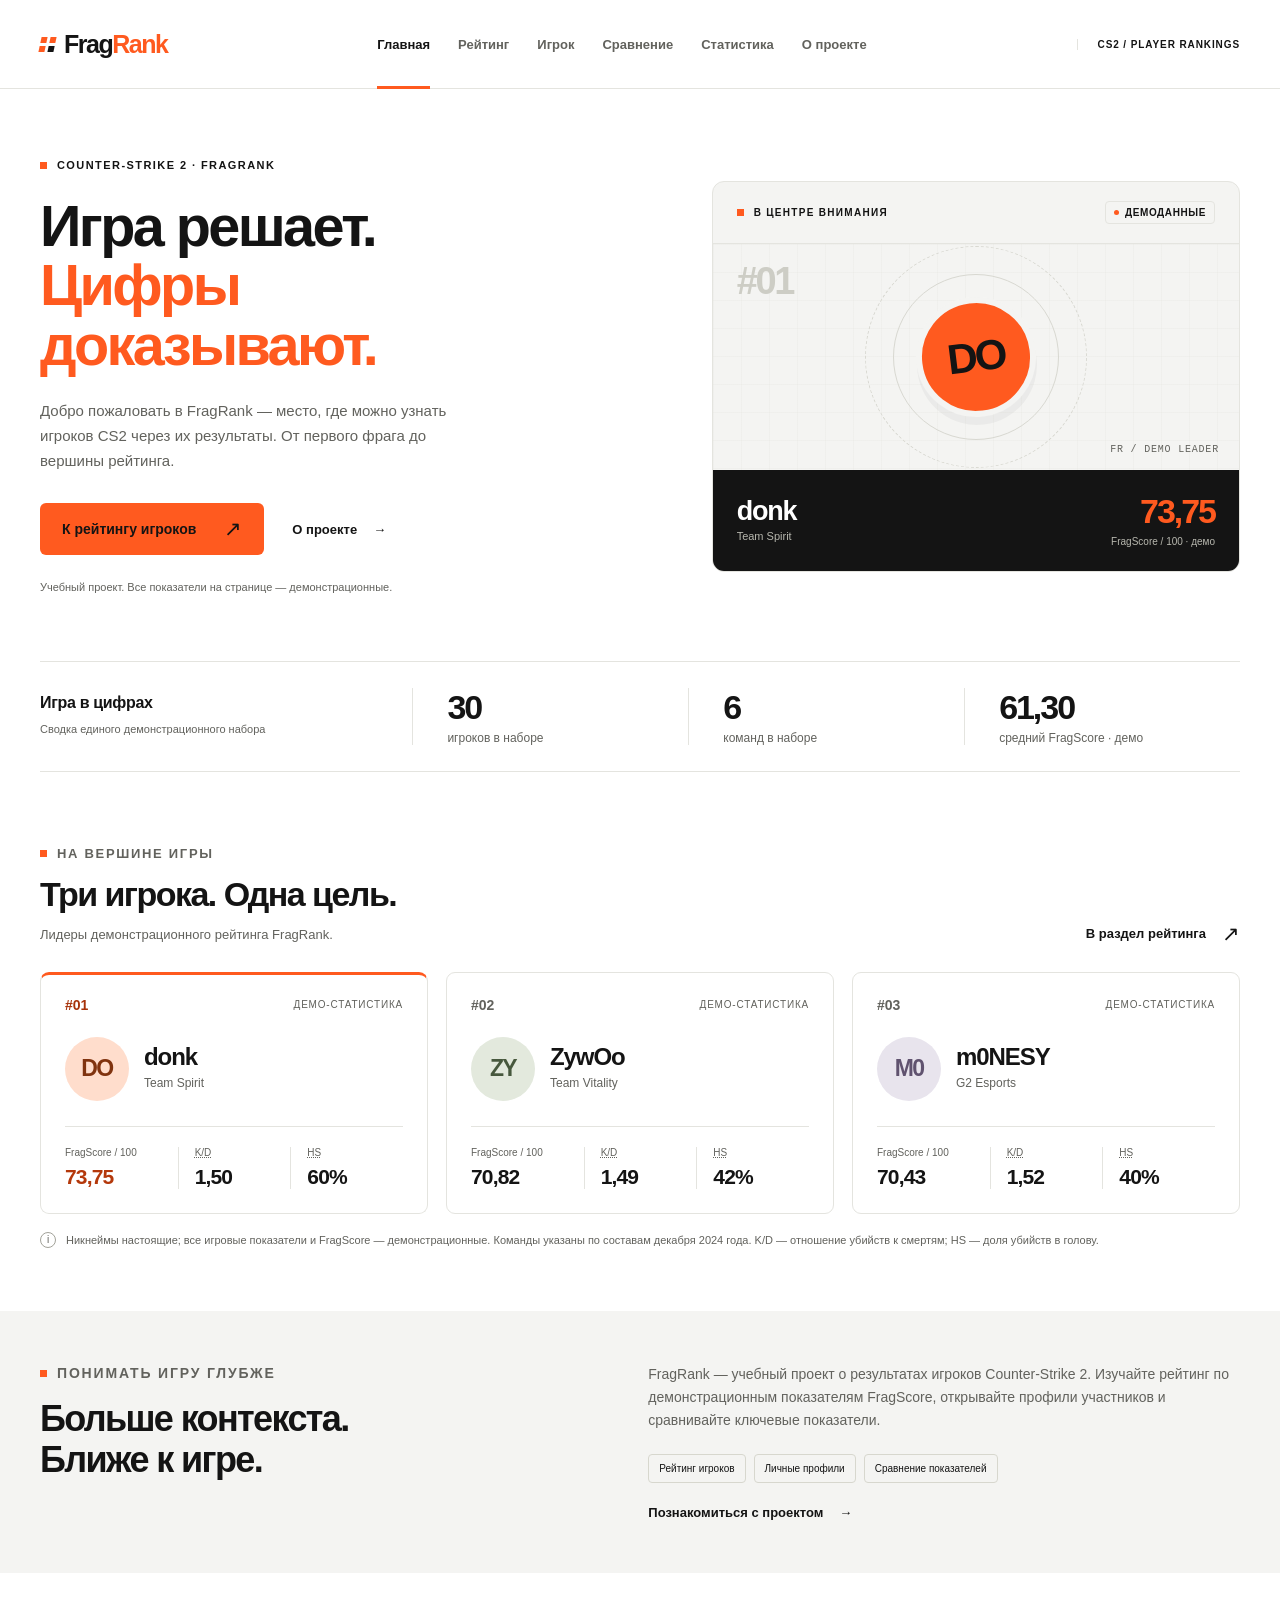
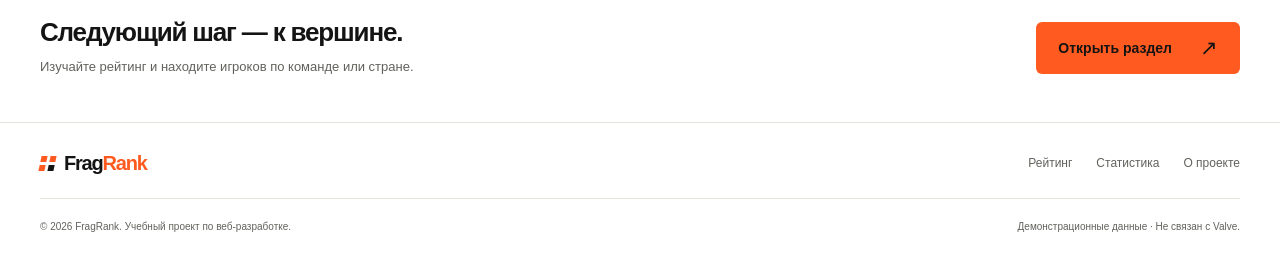
<file: index.html>
<!DOCTYPE html>
<html lang="ru">
<head>
  <meta charset="UTF-8">
  <meta name="viewport" content="width=device-width, initial-scale=1.0">
  <meta name="description" content="FragRank — учебный портал рейтинга игроков Counter-Strike 2. Знакомьтесь с проектом и демонстрационной статистикой игроков.">
  <meta name="theme-color" content="#FFFFFF">
  <title>FragRank — рейтинг игроков Counter-Strike 2</title>
  <link rel="icon" href="favicon.svg" type="image/svg+xml">
  <link rel="stylesheet" href="css/styles.css">
  <script src="js/main.js" defer></script>
  <script src="js/home.js" type="module"></script>
</head>
<body>
  <a class="skip-link" href="#main-content">Перейти к содержимому</a>
  <header class="site-header">
    <div class="container header-inner">
      <a class="logo" href="index.html" aria-label="FragRank — главная">
        <span class="logo-mark" aria-hidden="true"><i></i><i></i><i></i><i></i></span>
        <span>Frag<span>Rank</span></span>
      </a>
      <button class="menu-toggle" type="button" aria-controls="primary-navigation" aria-expanded="false" aria-label="Открыть меню" hidden>
        <span>Меню</span><span class="menu-icon" aria-hidden="true"></span>
      </button>
      <nav class="site-nav" id="primary-navigation" aria-label="Основная навигация">
        <ul class="nav-list">
          <li><a href="index.html" aria-current="page">Главная</a></li>
          <li><a href="ranking.html">Рейтинг</a></li>
          <li><a href="player.html">Игрок</a></li>
          <li><a href="compare.html">Сравнение</a></li>
          <li><a href="stats.html">Статистика</a></li>
          <li><a href="about.html">О проекте</a></li>
        </ul>
      </nav>
      <span class="header-label">CS2 / PLAYER RANKINGS</span>
    </div>
  </header>

  <main id="main-content" tabindex="-1">
    <section class="container hero" aria-labelledby="hero-title">
      <div class="hero-copy">
        <p class="eyebrow">Counter-Strike 2 · FragRank</p>
        <h1 id="hero-title">Игра решает.<br><span>Цифры<br>доказывают.</span></h1>
        <p class="hero-description">Добро пожаловать в FragRank — место, где можно узнать игроков CS2 через их результаты. От первого фрага до вершины рейтинга.</p>
        <div class="hero-actions">
          <a class="button" href="ranking.html">К рейтингу игроков <span class="arrow" aria-hidden="true">↗</span></a>
          <a class="text-link" href="about.html">О проекте <span aria-hidden="true">→</span></a>
        </div>
        <p class="hero-note">Учебный проект. Все показатели на странице — демонстрационные.</p>
      </div>
      <article class="spotlight" aria-labelledby="leader-name" aria-describedby="leader-demo">
        <div class="spotlight-top">
          <p class="eyebrow">В центре внимания</p>
          <span class="demo-badge" id="leader-demo">Демоданные</span>
        </div>
        <div class="spotlight-visual" aria-hidden="true">
          <span class="spotlight-number">#01</span>
          <div class="avatar avatar--hero" data-leader-avatar>FR</div>
          <span class="spotlight-label">FR / DEMO LEADER</span>
        </div>
        <div class="spotlight-bottom">
          <div>
            <h2 id="leader-name" data-leader-name>Лидер рейтинга</h2>
            <p data-leader-team>Демонстрационная статистика</p>
          </div>
          <div class="spotlight-rating">
            <strong data-leader-rating>—</strong>
            <span>FragScore / 100 · демо</span>
          </div>
        </div>
      </article>
    </section>

    <section class="container summary" aria-labelledby="summary-title">
      <div class="summary-intro">
        <h2 id="summary-title">Игра в цифрах</h2>
        <p>Сводка единого демонстрационного набора</p>
      </div>
      <div class="summary-item"><strong data-total="players">—</strong><span>игроков в наборе</span></div>
      <div class="summary-item"><strong data-total="teams">—</strong><span>команд в наборе</span></div>
      <div class="summary-item"><strong data-total="averageFragScore">—</strong><span>средний FragScore · демо</span></div>
    </section>

    <section class="container leaders" aria-labelledby="leaders-title">
      <div class="section-heading">
        <div>
          <p class="eyebrow">На вершине игры</p>
          <h2 id="leaders-title">Три игрока. Одна цель.</h2>
          <p>Лидеры демонстрационного рейтинга FragRank.</p>
        </div>
        <a class="text-link" href="ranking.html">В раздел рейтинга <span class="arrow" aria-hidden="true">↗</span></a>
      </div>
      <div class="player-grid" id="top-players"></div>
      <noscript><p class="muted">Для отображения игроков и сводки из общего набора данных включите JavaScript.</p></noscript>
      <p class="demo-note"><span aria-hidden="true">i</span>Никнеймы настоящие; все игровые показатели и FragScore — демонстрационные. Команды указаны по составам декабря 2024 года. K/D — отношение убийств к смертям; HS — доля убийств в голову.</p>
    </section>

    <section class="about-strip" aria-labelledby="service-title">
      <div class="container about-layout">
        <div>
          <p class="eyebrow">Понимать игру глубже</p>
          <h2 id="service-title">Больше контекста.<br>Ближе к игре.</h2>
        </div>
        <div>
          <p>FragRank — учебный проект о результатах игроков Counter-Strike 2. Изучайте рейтинг по демонстрационным показателям FragScore, открывайте профили участников и сравнивайте ключевые показатели.</p>
          <div class="feature-tags" aria-label="Возможности FragRank"><span>Рейтинг игроков</span><span>Личные профили</span><span>Сравнение показателей</span></div>
          <a class="text-link" href="about.html">Познакомиться с проектом <span aria-hidden="true">→</span></a>
        </div>
      </div>
    </section>

    <section class="container cta" aria-labelledby="cta-title">
      <div><h2 id="cta-title">Следующий шаг — к вершине.</h2><p>Изучайте рейтинг и находите игроков по команде или стране.</p></div>
      <a class="button" href="ranking.html">Открыть раздел <span class="arrow" aria-hidden="true">↗</span></a>
    </section>
  </main>

  <footer class="site-footer">
    <div class="container">
      <div class="footer-top">
        <a class="logo" href="index.html" aria-label="FragRank — главная"><span class="logo-mark" aria-hidden="true"><i></i><i></i><i></i><i></i></span><span>Frag<span>Rank</span></span></a>
        <nav class="footer-nav" aria-label="Навигация в подвале"><a href="ranking.html">Рейтинг</a><a href="stats.html">Статистика</a><a href="about.html">О проекте</a></nav>
      </div>
      <div class="footer-bottom"><p>© 2026 FragRank. Учебный проект по веб-разработке.</p><p>Демонстрационные данные · Не связан с Valve.</p></div>
    </div>
  </footer>

  <template id="player-card-template">
    <article class="player-card">
      <div class="player-card-top"><span class="rank">#<span data-rank></span></span><span class="card-label">Демо-статистика</span></div>
      <div class="player-identity"><div class="avatar" data-avatar aria-hidden="true"></div><div><h3><a class="player-profile-link" data-player-link></a></h3><p data-team></p></div></div>
      <dl class="player-metrics">
        <div><dt>FragScore / 100</dt><dd data-rating></dd></div>
        <div><dt><abbr title="Отношение убийств к смертям">K/D</abbr></dt><dd data-kd></dd></div>
        <div><dt><abbr title="Доля убийств в голову">HS</abbr></dt><dd data-hs></dd></div>
      </dl>
    </article>
  </template>
</body>
</html>
</file>
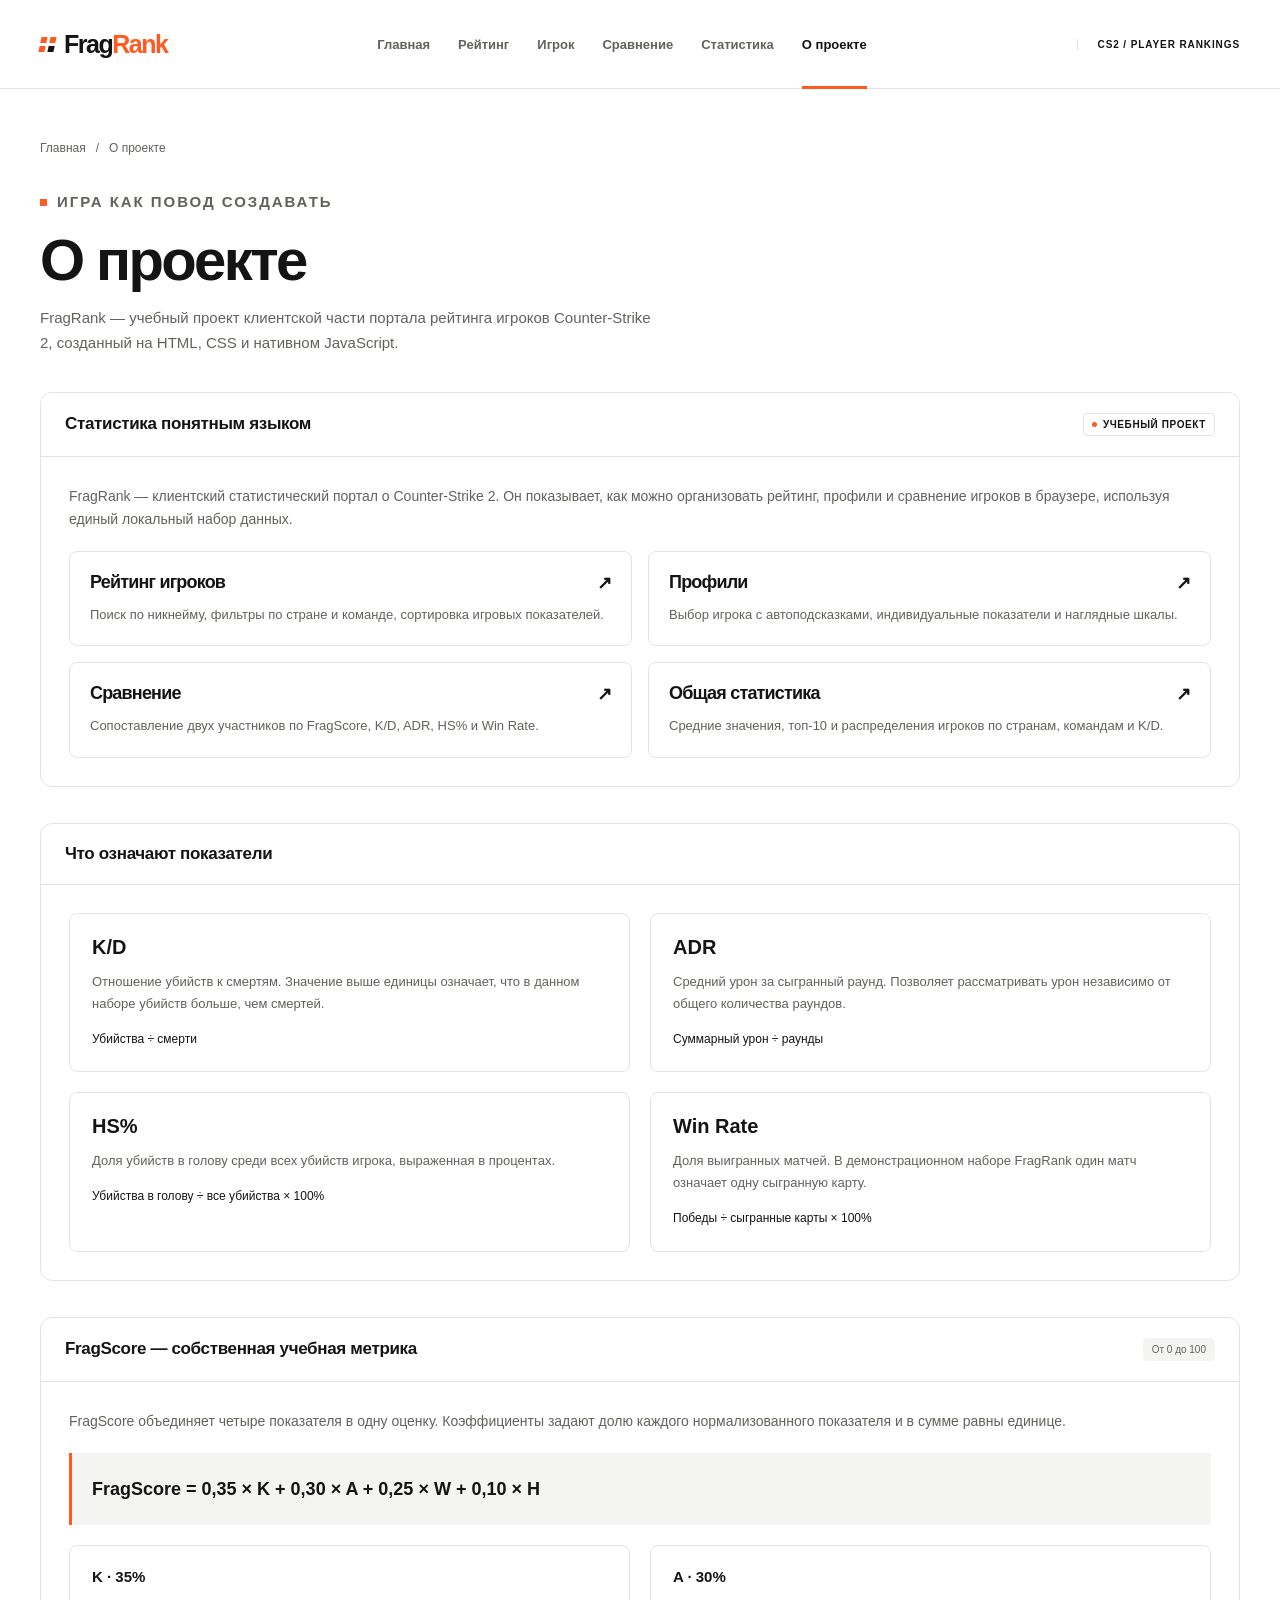
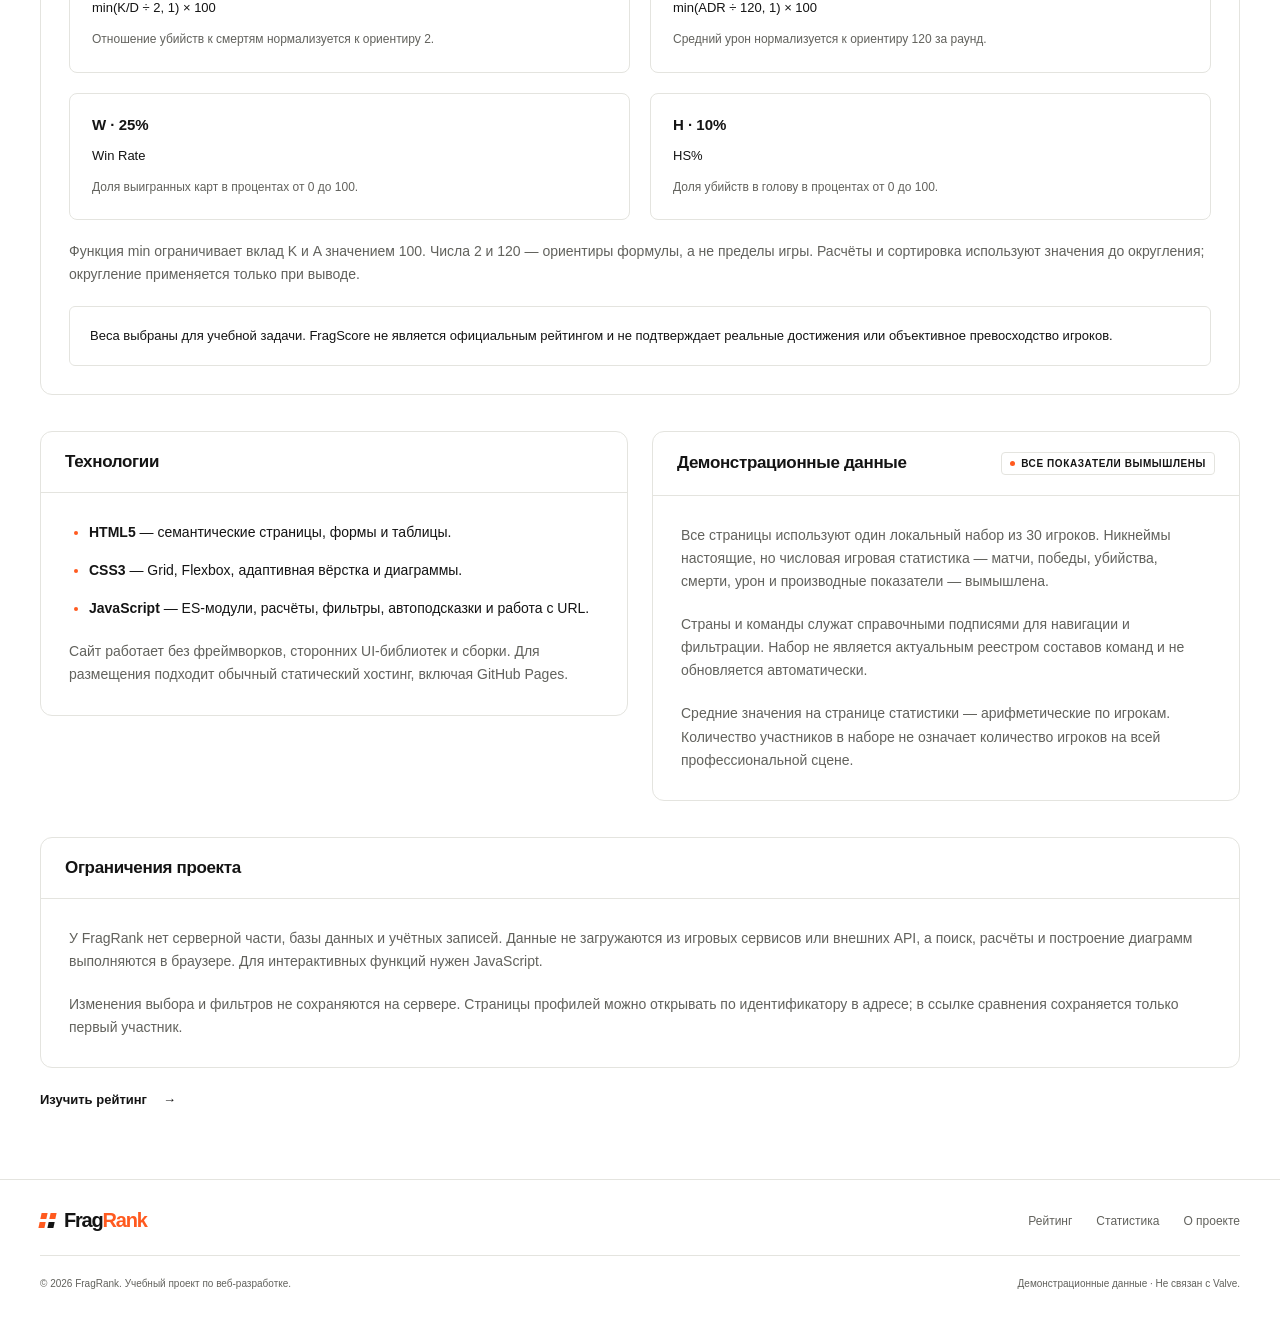
<file: about.html>
<!DOCTYPE html>
<html lang="ru">
<head>
  <meta charset="UTF-8">
  <meta name="viewport" content="width=device-width, initial-scale=1.0">
  <meta name="description" content="FragRank — учебный проект клиентской части портала рейтинга игроков Counter-Strike 2, созданный на HTML, CSS и нативном JavaScript.">
  <meta name="theme-color" content="#FFFFFF">
  <title>О проекте — FragRank</title>
  <link rel="icon" href="favicon.svg" type="image/svg+xml">
  <link rel="stylesheet" href="css/styles.css">
  <script src="js/main.js" defer></script>
</head>
<body>
  <a class="skip-link" href="#main-content">Перейти к содержимому</a>
  <header class="site-header">
    <div class="container header-inner">
      <a class="logo" href="index.html" aria-label="FragRank — главная">
        <span class="logo-mark" aria-hidden="true"><i></i><i></i><i></i><i></i></span>
        <span>Frag<span>Rank</span></span>
      </a>
      <button class="menu-toggle" type="button" aria-controls="primary-navigation" aria-expanded="false" aria-label="Открыть меню" hidden>
        <span>Меню</span><span class="menu-icon" aria-hidden="true"></span>
      </button>
      <nav class="site-nav" id="primary-navigation" aria-label="Основная навигация">
        <ul class="nav-list">
          <li><a href="index.html">Главная</a></li>
          <li><a href="ranking.html">Рейтинг</a></li>
          <li><a href="player.html">Игрок</a></li>
          <li><a href="compare.html">Сравнение</a></li>
          <li><a href="stats.html">Статистика</a></li>
          <li><a href="about.html" aria-current="page">О проекте</a></li>
        </ul>
      </nav>
      <span class="header-label">CS2 / PLAYER RANKINGS</span>
    </div>
  </header>

  <main class="container inner-main" id="main-content" tabindex="-1">
    <nav class="breadcrumbs" aria-label="Хлебные крошки"><a href="index.html">Главная</a><span aria-hidden="true">/</span><span aria-current="page">О проекте</span></nav>
    <div class="page-heading">
      <p class="eyebrow">Игра как повод создавать</p>
      <h1>О проекте</h1>
      <p>FragRank — учебный проект клиентской части портала рейтинга игроков Counter-Strike 2, созданный на HTML, CSS и нативном JavaScript.</p>
    </div>
    <section class="workspace" id="about-workspace" aria-labelledby="workspace-title">
      <div class="workspace-header"><h2 id="workspace-title">Статистика понятным языком</h2><span class="demo-badge">Учебный проект</span></div>
      <div class="about-content">
        <p>FragRank — клиентский статистический портал о Counter-Strike 2. Он показывает, как можно организовать рейтинг, профили и сравнение игроков в браузере, используя единый локальный набор данных.</p>
        <div class="about-features">
          <a href="ranking.html"><h3>Рейтинг игроков <span aria-hidden="true">↗</span></h3><p>Поиск по никнейму, фильтры по стране и команде, сортировка игровых показателей.</p></a>
          <a href="player.html"><h3>Профили <span aria-hidden="true">↗</span></h3><p>Выбор игрока с автоподсказками, индивидуальные показатели и наглядные шкалы.</p></a>
          <a href="compare.html"><h3>Сравнение <span aria-hidden="true">↗</span></h3><p>Сопоставление двух участников по FragScore, K/D, ADR, HS% и Win Rate.</p></a>
          <a href="stats.html"><h3>Общая статистика <span aria-hidden="true">↗</span></h3><p>Средние значения, топ-10 и распределения игроков по странам, командам и K/D.</p></a>
        </div>
      </div>
    </section>

    <section class="workspace" aria-labelledby="about-metrics-title">
      <div class="workspace-header"><h2 id="about-metrics-title">Что означают показатели</h2></div>
      <dl class="about-metrics">
        <div><dt>K/D</dt><dd>Отношение убийств к смертям. Значение выше единицы означает, что в данном наборе убийств больше, чем смертей.<span class="about-definition">Убийства ÷ смерти</span></dd></div>
        <div><dt>ADR</dt><dd>Средний урон за сыгранный раунд. Позволяет рассматривать урон независимо от общего количества раундов.<span class="about-definition">Суммарный урон ÷ раунды</span></dd></div>
        <div><dt>HS%</dt><dd>Доля убийств в голову среди всех убийств игрока, выраженная в процентах.<span class="about-definition">Убийства в голову ÷ все убийства × 100%</span></dd></div>
        <div><dt>Win Rate</dt><dd>Доля выигранных матчей. В демонстрационном наборе FragRank один матч означает одну сыгранную карту.<span class="about-definition">Победы ÷ сыгранные карты × 100%</span></dd></div>
      </dl>
    </section>

    <section class="workspace" aria-labelledby="about-fragscore-title">
      <div class="workspace-header"><h2 id="about-fragscore-title">FragScore — собственная учебная метрика</h2><span class="status-label">От 0 до 100</span></div>
      <div class="about-content">
        <p>FragScore объединяет четыре показателя в одну оценку. Коэффициенты задают долю каждого нормализованного показателя и в сумме равны единице.</p>
        <p class="about-formula">FragScore = <span>0,35 × K</span> + <span>0,30 × A</span> + <span>0,25 × W</span> + <span>0,10 × H</span></p>
        <dl class="about-weights">
          <div><dt>K · 35%</dt><dd>min(K/D ÷ 2, 1) × 100<span>Отношение убийств к смертям нормализуется к ориентиру 2.</span></dd></div>
          <div><dt>A · 30%</dt><dd>min(ADR ÷ 120, 1) × 100<span>Средний урон нормализуется к ориентиру 120 за раунд.</span></dd></div>
          <div><dt>W · 25%</dt><dd>Win Rate<span>Доля выигранных карт в процентах от 0 до 100.</span></dd></div>
          <div><dt>H · 10%</dt><dd>HS%<span>Доля убийств в голову в процентах от 0 до 100.</span></dd></div>
        </dl>
        <p>Функция min ограничивает вклад K и A значением 100. Числа 2 и 120 — ориентиры формулы, а не пределы игры. Расчёты и сортировка используют значения до округления; округление применяется только при выводе.</p>
        <p class="about-notice">Веса выбраны для учебной задачи. FragScore не является официальным рейтингом и не подтверждает реальные достижения или объективное превосходство игроков.</p>
      </div>
    </section>

    <div class="about-columns">
      <section class="workspace" aria-labelledby="about-tech-title">
        <div class="workspace-header"><h2 id="about-tech-title">Технологии</h2></div>
        <div class="about-content"><ul class="about-list"><li><strong>HTML5</strong> — семантические страницы, формы и таблицы.</li><li><strong>CSS3</strong> — Grid, Flexbox, адаптивная вёрстка и диаграммы.</li><li><strong>JavaScript</strong> — ES-модули, расчёты, фильтры, автоподсказки и работа с URL.</li></ul><p>Сайт работает без фреймворков, сторонних UI-библиотек и сборки. Для размещения подходит обычный статический хостинг, включая GitHub Pages.</p></div>
      </section>
      <section class="workspace" aria-labelledby="about-data-title">
        <div class="workspace-header"><h2 id="about-data-title">Демонстрационные данные</h2><span class="demo-badge">Все показатели вымышлены</span></div>
        <div class="about-content"><p>Все страницы используют один локальный набор из 30 игроков. Никнеймы настоящие, но числовая игровая статистика — матчи, победы, убийства, смерти, урон и производные показатели — вымышлена.</p><p>Страны и команды служат справочными подписями для навигации и фильтрации. Набор не является актуальным реестром составов команд и не обновляется автоматически.</p><p>Средние значения на странице статистики — арифметические по игрокам. Количество участников в наборе не означает количество игроков на всей профессиональной сцене.</p></div>
      </section>
    </div>

    <section class="workspace" aria-labelledby="about-limits-title">
      <div class="workspace-header"><h2 id="about-limits-title">Ограничения проекта</h2></div>
      <div class="about-content"><p>У FragRank нет серверной части, базы данных и учётных записей. Данные не загружаются из игровых сервисов или внешних API, а поиск, расчёты и построение диаграмм выполняются в браузере. Для интерактивных функций нужен JavaScript.</p><p>Изменения выбора и фильтров не сохраняются на сервере. Страницы профилей можно открывать по идентификатору в адресе; в ссылке сравнения сохраняется только первый участник.</p></div>
    </section>
    <div class="next-step"><a class="text-link" href="ranking.html">Изучить рейтинг <span aria-hidden="true">→</span></a></div>
  </main>

  <footer class="site-footer">
    <div class="container">
      <div class="footer-top">
        <a class="logo" href="index.html" aria-label="FragRank — главная"><span class="logo-mark" aria-hidden="true"><i></i><i></i><i></i><i></i></span><span>Frag<span>Rank</span></span></a>
        <nav class="footer-nav" aria-label="Навигация в подвале"><a href="ranking.html">Рейтинг</a><a href="stats.html">Статистика</a><a href="about.html">О проекте</a></nav>
      </div>
      <div class="footer-bottom"><p>© 2026 FragRank. Учебный проект по веб-разработке.</p><p>Демонстрационные данные · Не связан с Valve.</p></div>
    </div>
  </footer>
</body>
</html>
</file>
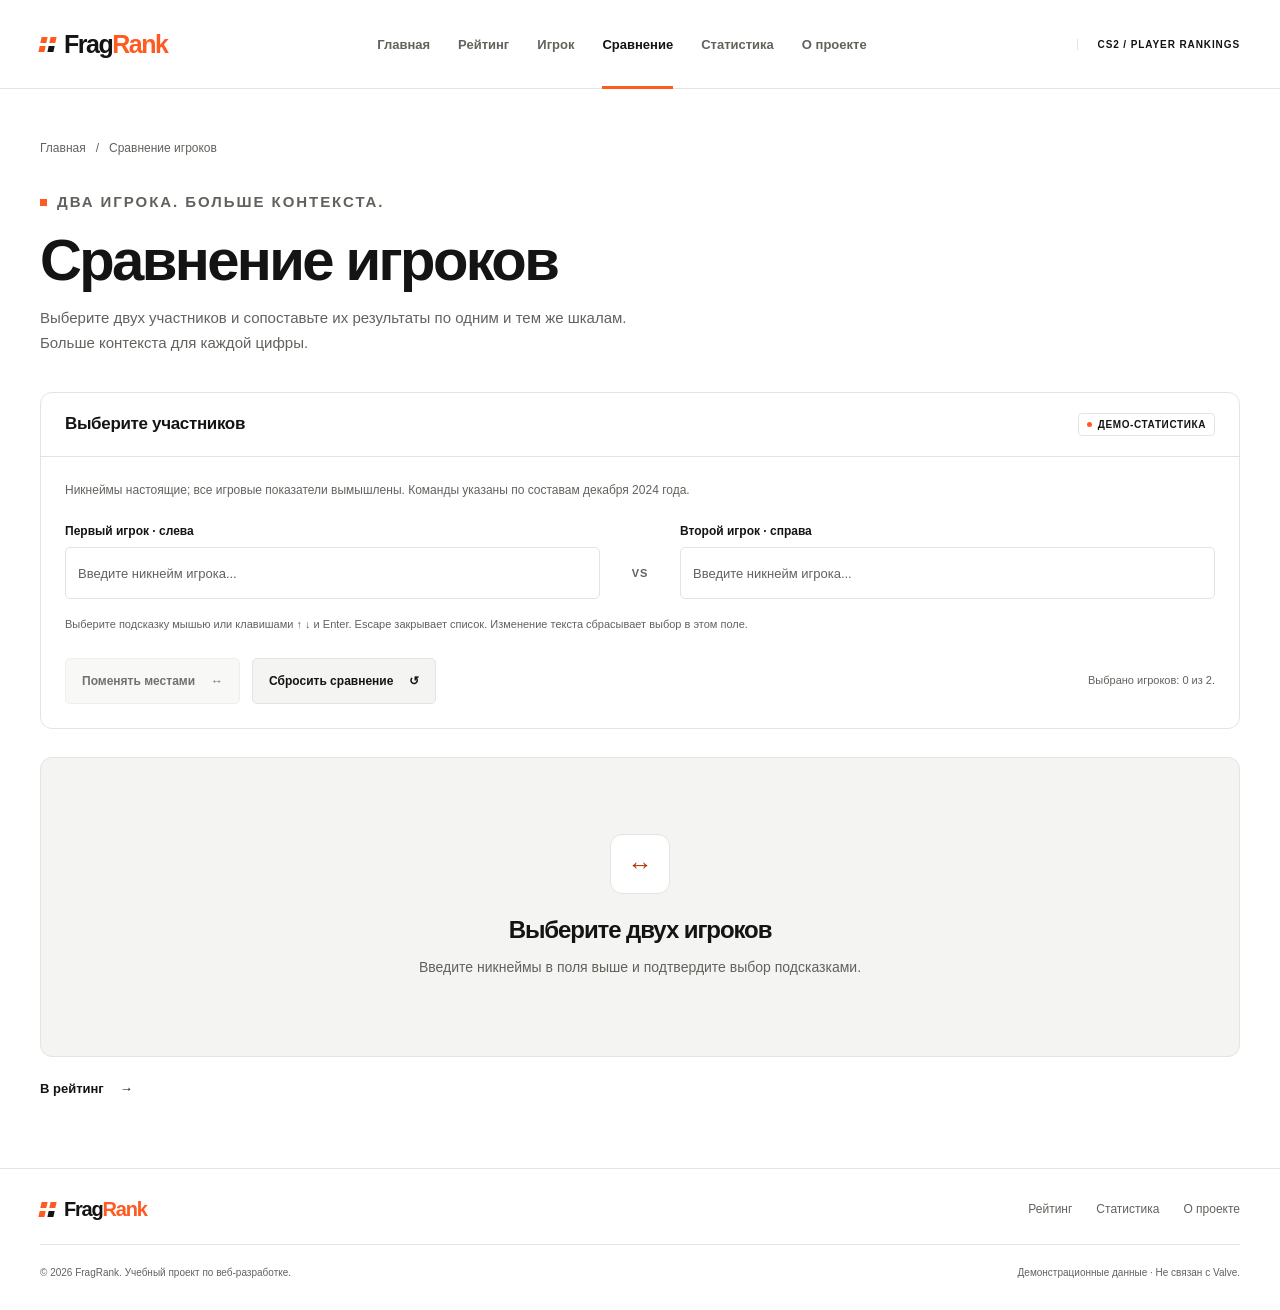
<file: compare.html>
<!DOCTYPE html>
<html lang="ru">
<head>
  <meta charset="UTF-8">
  <meta name="viewport" content="width=device-width, initial-scale=1.0">
  <meta name="description" content="Сравнение двух игроков CS2: FragScore, K/D, ADR, HS% и Win Rate на общих шкалах. Все игровые показатели демонстрационные.">
  <meta name="theme-color" content="#FFFFFF">
  <title>Сравнение игроков — FragRank</title>
  <link rel="icon" href="favicon.svg" type="image/svg+xml">
  <link rel="stylesheet" href="css/styles.css">
  <script src="js/main.js" defer></script>
  <script src="js/compare.js" type="module"></script>
</head>
<body>
  <a class="skip-link" href="#main-content">Перейти к содержимому</a>
  <header class="site-header">
    <div class="container header-inner">
      <a class="logo" href="index.html" aria-label="FragRank — главная">
        <span class="logo-mark" aria-hidden="true"><i></i><i></i><i></i><i></i></span>
        <span>Frag<span>Rank</span></span>
      </a>
      <button class="menu-toggle" type="button" aria-controls="primary-navigation" aria-expanded="false" aria-label="Открыть меню" hidden>
        <span>Меню</span><span class="menu-icon" aria-hidden="true"></span>
      </button>
      <nav class="site-nav" id="primary-navigation" aria-label="Основная навигация">
        <ul class="nav-list">
          <li><a href="index.html">Главная</a></li>
          <li><a href="ranking.html">Рейтинг</a></li>
          <li><a href="player.html">Игрок</a></li>
          <li><a href="compare.html" aria-current="page">Сравнение</a></li>
          <li><a href="stats.html">Статистика</a></li>
          <li><a href="about.html">О проекте</a></li>
        </ul>
      </nav>
      <span class="header-label">CS2 / PLAYER RANKINGS</span>
    </div>
  </header>

  <main class="container inner-main" id="main-content" tabindex="-1">
    <nav class="breadcrumbs" aria-label="Хлебные крошки"><a href="index.html">Главная</a><span aria-hidden="true">/</span><span aria-current="page">Сравнение игроков</span></nav>
    <div class="page-heading">
      <p class="eyebrow">Два игрока. Больше контекста.</p>
      <h1>Сравнение игроков</h1>
      <p>Выберите двух участников и сопоставьте их результаты по одним и тем же шкалам. Больше контекста для каждой цифры.</p>
    </div>
    <p class="profile-fallback" id="compare-fallback">Для сравнения требуется JavaScript. <a class="text-link" href="ranking.html">Перейти в рейтинг <span aria-hidden="true">→</span></a></p>
    <div id="compare-interface" hidden>
      <section class="workspace" id="compare-workspace" aria-labelledby="workspace-title">
        <div class="workspace-header"><h2 id="workspace-title">Выберите участников</h2><span class="demo-badge">Демо-статистика</span></div>
        <div class="compare-picker-content">
          <p>Никнеймы настоящие; все игровые показатели вымышлены. Команды указаны по составам декабря 2024 года.</p>
          <div class="compare-selectors">
            <div class="filter-field"><label for="compare-left-search">Первый игрок · слева</label>
              <div class="player-autocomplete" id="compare-left-field">
                <input id="compare-left-search" type="text" role="combobox" placeholder="Введите никнейм игрока..." autocomplete="off" autocapitalize="none" spellcheck="false" maxlength="100" aria-autocomplete="list" aria-expanded="false" aria-controls="compare-left-options" aria-describedby="compare-search-help compare-notice">
                <div class="player-search-popup" hidden><ul id="compare-left-options" class="player-suggestions" role="listbox" aria-label="Первый игрок: подсказки"></ul><p class="player-search-empty" hidden>Игроки не найдены</p></div>
              </div>
              <p class="visually-hidden" id="compare-left-status" role="status" aria-live="polite" aria-atomic="true"></p>
            </div>
            <span class="compare-versus" aria-hidden="true">VS</span>
            <div class="filter-field"><label for="compare-right-search">Второй игрок · справа</label>
              <div class="player-autocomplete" id="compare-right-field">
                <input id="compare-right-search" type="text" role="combobox" placeholder="Введите никнейм игрока..." autocomplete="off" autocapitalize="none" spellcheck="false" maxlength="100" aria-autocomplete="list" aria-expanded="false" aria-controls="compare-right-options" aria-describedby="compare-search-help compare-notice">
                <div class="player-search-popup" hidden><ul id="compare-right-options" class="player-suggestions" role="listbox" aria-label="Второй игрок: подсказки"></ul><p class="player-search-empty" hidden>Игроки не найдены</p></div>
              </div>
              <p class="visually-hidden" id="compare-right-status" role="status" aria-live="polite" aria-atomic="true"></p>
            </div>
          </div>
          <p class="compare-search-help" id="compare-search-help">Выберите подсказку мышью или клавишами ↑ ↓ и Enter. Escape закрывает список. Изменение текста сбрасывает выбор в этом поле.</p>
          <p class="compare-notice" id="compare-notice" role="alert" hidden></p>
          <div class="compare-controls"><button class="reset-button" id="swap-players" type="button" disabled>Поменять местами <span aria-hidden="true">↔</span></button><button class="reset-button" id="reset-comparison" type="button">Сбросить сравнение <span aria-hidden="true">↺</span></button><p id="compare-status" role="status" aria-live="polite" aria-atomic="true"></p></div>
        </div>
      </section>

      <div class="compare-players" id="compare-players" hidden>
        <article class="compare-player-card" data-player-side="left" aria-label="Первый игрок">
          <p class="card-label">Первый игрок · слева</p><div data-identity hidden><div class="compare-player-identity"><span class="avatar" data-avatar aria-hidden="true"></span><h2><a class="player-profile-link" data-profile-link></a></h2></div><dl class="compare-player-meta"><div><dt>Команда</dt><dd data-team></dd></div><div><dt>Страна</dt><dd data-country></dd></div><div><dt>Место в FragRank</dt><dd data-position></dd></div></dl></div><p class="compare-player-placeholder" data-placeholder>Игрок не выбран</p>
        </article>
        <article class="compare-player-card" data-player-side="right" aria-label="Второй игрок">
          <p class="card-label">Второй игрок · справа</p><div data-identity hidden><div class="compare-player-identity"><span class="avatar" data-avatar aria-hidden="true"></span><h2><a class="player-profile-link" data-profile-link></a></h2></div><dl class="compare-player-meta"><div><dt>Команда</dt><dd data-team></dd></div><div><dt>Страна</dt><dd data-country></dd></div><div><dt>Место в FragRank</dt><dd data-position></dd></div></dl></div><p class="compare-player-placeholder" data-placeholder>Игрок не выбран</p>
        </article>
      </div>

      <div class="empty-state compare-empty" id="compare-empty"><span class="empty-symbol" aria-hidden="true">↔</span><h2 id="compare-empty-title">Выберите двух игроков</h2><p id="compare-empty-description">Введите никнеймы в поля выше и подтвердите выбор подсказками.</p></div>

      <div id="compare-results" hidden>
        <section class="workspace" aria-labelledby="compare-metrics-title">
          <div class="workspace-header"><h2 id="compare-metrics-title">Пять показателей. Два взгляда.</h2><span class="demo-badge">Демонстрационные данные</span></div>
          <div class="compare-chart-heading"><span data-side-name="left"></span><span class="compare-legend"><i aria-hidden="true"></i>Выше значение</span><span data-side-name="right"></span></div>
          <div id="compare-metric-rows"></div>
          <div class="ranking-footnote"><p>У каждой пары полос общая шкала: FragScore 0–100, K/D 0–2, ADR 0–120, HS и Win Rate 0–100%. Если значение превышает ориентир, шкала пары расширяется до него.</p><p>Оранжевым выделено большее значение; при равенстве обе полосы серые. Сопоставляются значения без округления, подписи округлены как в рейтинге. Это сравнение демонстрационных данных, а не оценка реальных достижений.</p></div>
        </section>
        <section class="compare-volume" aria-labelledby="compare-volume-title">
          <div class="section-heading"><div><p class="eyebrow">Контекст результатов</p><h2 id="compare-volume-title">Объём сыгранного.</h2><p>Информационные показатели без определения победителя: они зависят от количества карт.</p></div></div>
          <div class="compare-volume-grid">
            <article class="compare-volume-card" data-volume="matches"><h3>Matches</h3><p>Сыграно карт</p><dl><div><dt data-side-name="left"></dt><dd data-volume-value="left"></dd></div><div><dt data-side-name="right"></dt><dd data-volume-value="right"></dd></div></dl></article>
            <article class="compare-volume-card" data-volume="kills"><h3>Kills</h3><p>Убийства</p><dl><div><dt data-side-name="left"></dt><dd data-volume-value="left"></dd></div><div><dt data-side-name="right"></dt><dd data-volume-value="right"></dd></div></dl></article>
            <article class="compare-volume-card" data-volume="deaths"><h3>Deaths</h3><p>Смерти</p><dl><div><dt data-side-name="left"></dt><dd data-volume-value="left"></dd></div><div><dt data-side-name="right"></dt><dd data-volume-value="right"></dd></div></dl></article>
          </div>
        </section>
      </div>
    </div>
    <div class="next-step"><a class="text-link" href="ranking.html">В рейтинг <span aria-hidden="true">→</span></a></div>
  </main>

  <footer class="site-footer">
    <div class="container">
      <div class="footer-top">
        <a class="logo" href="index.html" aria-label="FragRank — главная"><span class="logo-mark" aria-hidden="true"><i></i><i></i><i></i><i></i></span><span>Frag<span>Rank</span></span></a>
        <nav class="footer-nav" aria-label="Навигация в подвале"><a href="ranking.html">Рейтинг</a><a href="stats.html">Статистика</a><a href="about.html">О проекте</a></nav>
      </div>
      <div class="footer-bottom"><p>© 2026 FragRank. Учебный проект по веб-разработке.</p><p>Демонстрационные данные · Не связан с Valve.</p></div>
    </div>
  </footer>
  <template id="player-suggestion-template">
    <li class="player-suggestion" role="option" aria-selected="false"><span class="avatar" data-suggestion-avatar aria-hidden="true"></span><span class="player-suggestion-info"><span class="player-suggestion-name" data-suggestion-name></span><span class="player-suggestion-team" data-suggestion-team></span></span></li>
  </template>
  <template id="compare-metric-template">
    <div class="comparison-row">
      <div class="comparison-side comparison-side--left" data-comparison-side="left"><div class="comparison-value"><strong data-value></strong><span data-result></span></div><div class="comparison-track" role="meter"><span class="comparison-fill"></span></div></div>
      <div class="comparison-label"><h3 data-metric-label></h3><p data-scale></p></div>
      <div class="comparison-side comparison-side--right" data-comparison-side="right"><div class="comparison-value"><strong data-value></strong><span data-result></span></div><div class="comparison-track" role="meter"><span class="comparison-fill"></span></div></div>
    </div>
  </template>
</body>
</html>
</file>
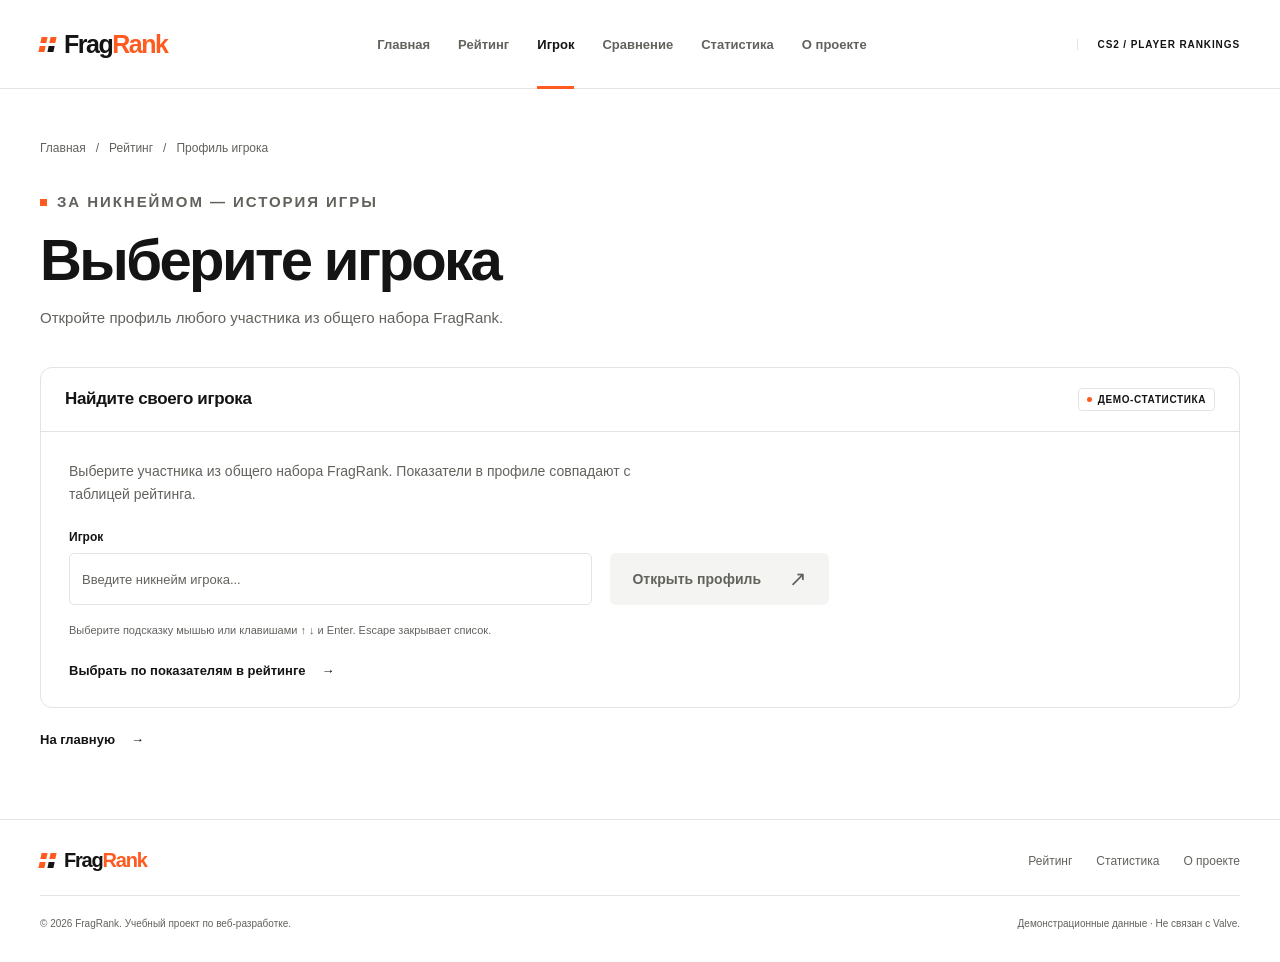
<file: player.html>
<!DOCTYPE html>
<html lang="ru">
<head>
  <meta charset="UTF-8">
  <meta name="viewport" content="width=device-width, initial-scale=1.0">
  <meta name="description" content="Профили игроков CS2: команда, страна, место в рейтинге FragRank, FragScore и демонстрационные игровые показатели.">
  <meta name="theme-color" content="#FFFFFF">
  <title>Профиль игрока — FragRank</title>
  <link rel="icon" href="favicon.svg" type="image/svg+xml">
  <link rel="stylesheet" href="css/styles.css">
  <script src="js/main.js" defer></script>
  <script src="js/player.js" type="module"></script>
</head>
<body>
  <a class="skip-link" href="#main-content">Перейти к содержимому</a>
  <header class="site-header">
    <div class="container header-inner">
      <a class="logo" href="index.html" aria-label="FragRank — главная">
        <span class="logo-mark" aria-hidden="true"><i></i><i></i><i></i><i></i></span>
        <span>Frag<span>Rank</span></span>
      </a>
      <button class="menu-toggle" type="button" aria-controls="primary-navigation" aria-expanded="false" aria-label="Открыть меню" hidden>
        <span>Меню</span><span class="menu-icon" aria-hidden="true"></span>
      </button>
      <nav class="site-nav" id="primary-navigation" aria-label="Основная навигация">
        <ul class="nav-list">
          <li><a href="index.html">Главная</a></li>
          <li><a href="ranking.html">Рейтинг</a></li>
          <li><a href="player.html" aria-current="page">Игрок</a></li>
          <li><a href="compare.html">Сравнение</a></li>
          <li><a href="stats.html">Статистика</a></li>
          <li><a href="about.html">О проекте</a></li>
        </ul>
      </nav>
      <span class="header-label">CS2 / PLAYER RANKINGS</span>
    </div>
  </header>

  <main class="container inner-main" id="main-content" tabindex="-1">
    <nav class="breadcrumbs" aria-label="Хлебные крошки"><a href="index.html">Главная</a><span aria-hidden="true">/</span><a href="ranking.html">Рейтинг</a><span aria-hidden="true">/</span><span aria-current="page" id="profile-breadcrumb">Профиль игрока</span></nav>
    <div class="page-heading">
      <p class="eyebrow">За никнеймом — история игры</p>
      <h1 id="profile-title">Профиль игрока</h1>
      <p id="profile-description">Команда, позиция в рейтинге и ключевые показатели участника в одном месте.</p>
    </div>
    <p class="profile-fallback" id="profile-fallback">Для отображения профиля требуется JavaScript. <a class="text-link" href="ranking.html">Перейти в рейтинг <span aria-hidden="true">→</span></a></p>

    <section class="workspace" id="player-picker" aria-labelledby="picker-title" hidden>
      <div class="workspace-header"><h2 id="picker-title">Найдите своего игрока</h2><span class="demo-badge">Демо-статистика</span></div>
      <div class="profile-picker-content">
        <p>Выберите участника из общего набора FragRank. Показатели в профиле совпадают с таблицей рейтинга.</p>
        <form class="profile-picker-form" action="player.html" method="get">
          <div class="filter-field"><label for="profile-search">Игрок</label>
            <div class="player-autocomplete">
              <input id="profile-search" type="text" role="combobox" placeholder="Введите никнейм игрока..." autocomplete="off" autocapitalize="none" spellcheck="false" maxlength="100" aria-autocomplete="list" aria-expanded="false" aria-controls="player-suggestions" aria-describedby="profile-search-help" required>
              <input id="selected-player-id" type="hidden" name="id">
              <div class="player-search-popup" hidden>
                <ul id="player-suggestions" class="player-suggestions" role="listbox" aria-label="Подходящие игроки"></ul>
                <p class="player-search-empty" hidden>Игроки не найдены</p>
              </div>
            </div>
          </div>
          <button class="button" type="submit" disabled>Открыть профиль <span class="arrow" aria-hidden="true">↗</span></button>
        </form>
        <p class="profile-search-hint" id="profile-search-help">Выберите подсказку мышью или клавишами ↑ ↓ и Enter. Escape закрывает список.</p>
        <p class="visually-hidden" id="profile-search-status" role="status" aria-live="polite" aria-atomic="true"></p>
        <a class="text-link" href="ranking.html">Выбрать по показателям в рейтинге <span aria-hidden="true">→</span></a>
      </div>
    </section>

    <section class="workspace" id="player-not-found" aria-labelledby="not-found-title" hidden>
      <div class="empty-state">
        <span class="empty-symbol" aria-hidden="true">?</span><h2 id="not-found-title">Такого игрока нет в наборе</h2>
        <p>Проверьте адрес страницы или найдите участника в рейтинге FragRank.</p>
        <div class="profile-state-actions"><a class="button" href="ranking.html">К рейтингу игроков <span class="arrow" aria-hidden="true">↗</span></a><a class="text-link" href="player.html">Выбрать игрока <span aria-hidden="true">→</span></a></div>
      </div>
    </section>

    <div id="player-profile" hidden>
      <section class="workspace profile-overview" id="player-workspace" aria-labelledby="profile-nickname">
        <div class="workspace-header"><p class="eyebrow">Counter-Strike 2 · Игрок</p><span class="demo-badge">Демо-статистика</span></div>
        <div class="profile-overview-body">
          <div class="profile-identity">
            <div class="avatar profile-avatar" id="profile-avatar" aria-hidden="true"></div>
            <div class="profile-person"><h2 id="profile-nickname"></h2><dl class="profile-meta"><div><dt>Страна</dt><dd data-player-value="country"></dd></div><div><dt>Команда</dt><dd data-player-value="team"></dd></div></dl></div>
          </div>
          <div class="profile-standing"><span>Место в FragRank</span><strong id="profile-position"></strong><span>из <span id="profile-player-count"></span> игроков</span></div>
          <div class="profile-score"><span>FragScore</span><strong data-player-value="fragScore"></strong><span>из 100 · демонстрационный</span></div>
        </div>
        <div class="profile-overview-footer"><p>Никнейм настоящий. Все игровые показатели и FragScore вымышлены. Команда указана по составам декабря 2024 года.</p></div>
      </section>

      <div class="profile-actions"><a class="button" id="compare-player" href="compare.html">Сравнить игрока <span class="arrow" aria-hidden="true">↗</span></a><a class="text-link" href="ranking.html">К общему рейтингу <span aria-hidden="true">→</span></a><p>Выберите второго участника на странице сравнения.</p></div>

      <section class="profile-stats" aria-labelledby="profile-stats-title">
        <div class="section-heading"><div><p class="eyebrow">Основные показатели</p><h2 id="profile-stats-title">Каждый раунд в цифрах.</h2><p>Демонстрационные итоги за весь набор сыгранных карт.</p></div></div>
        <dl class="profile-metrics">
          <div class="profile-metric"><dt>Matches</dt><dd data-player-value="matches"></dd><dd class="profile-metric-note">сыграно карт</dd></div>
          <div class="profile-metric"><dt>Kills</dt><dd data-player-value="kills"></dd><dd class="profile-metric-note">убийства</dd></div>
          <div class="profile-metric"><dt>Deaths</dt><dd data-player-value="deaths"></dd><dd class="profile-metric-note">смерти</dd></div>
          <div class="profile-metric"><dt><abbr title="Отношение убийств к смертям">K/D</abbr></dt><dd data-player-value="kd"></dd><dd class="profile-metric-note">убийства / смерти</dd></div>
          <div class="profile-metric"><dt><abbr title="Средний урон за раунд">ADR</abbr></dt><dd data-player-value="adr"></dd><dd class="profile-metric-note">урон за раунд</dd></div>
          <div class="profile-metric"><dt><abbr title="Доля убийств в голову">HS%</abbr></dt><dd data-player-value="hs"></dd><dd class="profile-metric-note">убийства в голову</dd></div>
          <div class="profile-metric"><dt>Win Rate</dt><dd data-player-value="winRate"></dd><dd class="profile-metric-note">выиграно карт</dd></div>
        </dl>
      </section>

      <section class="workspace profile-visualization" aria-labelledby="profile-chart-title">
        <div class="workspace-header"><h2 id="profile-chart-title">Показатели на своих шкалах</h2><span class="status-label">Демонстрационные данные</span></div>
        <div class="profile-chart-layout">
          <div class="profile-chart" aria-describedby="profile-chart-note">
            <div class="profile-chart-row" data-chart-metric="kd"><div class="profile-chart-heading"><span id="chart-kd-label">K/D</span><strong data-player-value="kd"></strong></div><div class="profile-bar" role="meter" aria-labelledby="chart-kd-label" aria-valuemin="0" aria-valuemax="2" aria-valuenow="0"><span class="profile-bar-fill"></span></div><div class="profile-scale" aria-hidden="true"><span>0</span><span>2,00 убийства / смерть</span></div></div>
            <div class="profile-chart-row" data-chart-metric="adr"><div class="profile-chart-heading"><span id="chart-adr-label">ADR</span><strong data-player-value="adr"></strong></div><div class="profile-bar" role="meter" aria-labelledby="chart-adr-label" aria-valuemin="0" aria-valuemax="120" aria-valuenow="0"><span class="profile-bar-fill"></span></div><div class="profile-scale" aria-hidden="true"><span>0</span><span>120 урона / раунд</span></div></div>
            <div class="profile-chart-row" data-chart-metric="hs"><div class="profile-chart-heading"><span id="chart-hs-label">HS%</span><strong data-player-value="hs"></strong></div><div class="profile-bar" role="meter" aria-labelledby="chart-hs-label" aria-valuemin="0" aria-valuemax="100" aria-valuenow="0"><span class="profile-bar-fill"></span></div><div class="profile-scale" aria-hidden="true"><span>0%</span><span>100%</span></div></div>
            <div class="profile-chart-row" data-chart-metric="winRate"><div class="profile-chart-heading"><span id="chart-win-label">Win Rate</span><strong data-player-value="winRate"></strong></div><div class="profile-bar" role="meter" aria-labelledby="chart-win-label" aria-valuemin="0" aria-valuemax="100" aria-valuenow="0"><span class="profile-bar-fill"></span></div><div class="profile-scale" aria-hidden="true"><span>0%</span><span>100%</span></div></div>
          </div>
          <div class="profile-chart-context">
            <p class="eyebrow">Как читать график</p><h3>Разные единицы.<br>Своя шкала.</h3>
            <p id="profile-chart-note">Длина каждой полосы рассчитана по отдельной подписанной шкале. Для K/D ориентир — 2, для ADR — 120: это пороги нормализации FragScore, а не максимумы игры. При превышении ориентира полоса заполняется целиком, фактическое значение остаётся в подписи. Для HS и Win Rate шкала — от 0 до 100%.</p>
            <p>K/D — убийства / смерти; ADR — урон / раунды; HS — доля убийств в голову; Win Rate — доля выигранных карт. Объёмные показатели Matches, Kills и Deaths приведены в карточках выше.</p>
          </div>
        </div>
      </section>
    </div>
    <div class="next-step"><a class="text-link" href="index.html">На главную <span aria-hidden="true">→</span></a></div>
  </main>

  <footer class="site-footer">
    <div class="container">
      <div class="footer-top">
        <a class="logo" href="index.html" aria-label="FragRank — главная"><span class="logo-mark" aria-hidden="true"><i></i><i></i><i></i><i></i></span><span>Frag<span>Rank</span></span></a>
        <nav class="footer-nav" aria-label="Навигация в подвале"><a href="ranking.html">Рейтинг</a><a href="stats.html">Статистика</a><a href="about.html">О проекте</a></nav>
      </div>
      <div class="footer-bottom"><p>© 2026 FragRank. Учебный проект по веб-разработке.</p><p>Демонстрационные данные · Не связан с Valve.</p></div>
    </div>
  </footer>
  <template id="player-suggestion-template">
    <li class="player-suggestion" role="option" aria-selected="false"><span class="avatar" data-suggestion-avatar aria-hidden="true"></span><span class="player-suggestion-info"><span class="player-suggestion-name" data-suggestion-name></span><span class="player-suggestion-team" data-suggestion-team></span></span></li>
  </template>
</body>
</html>
</file>
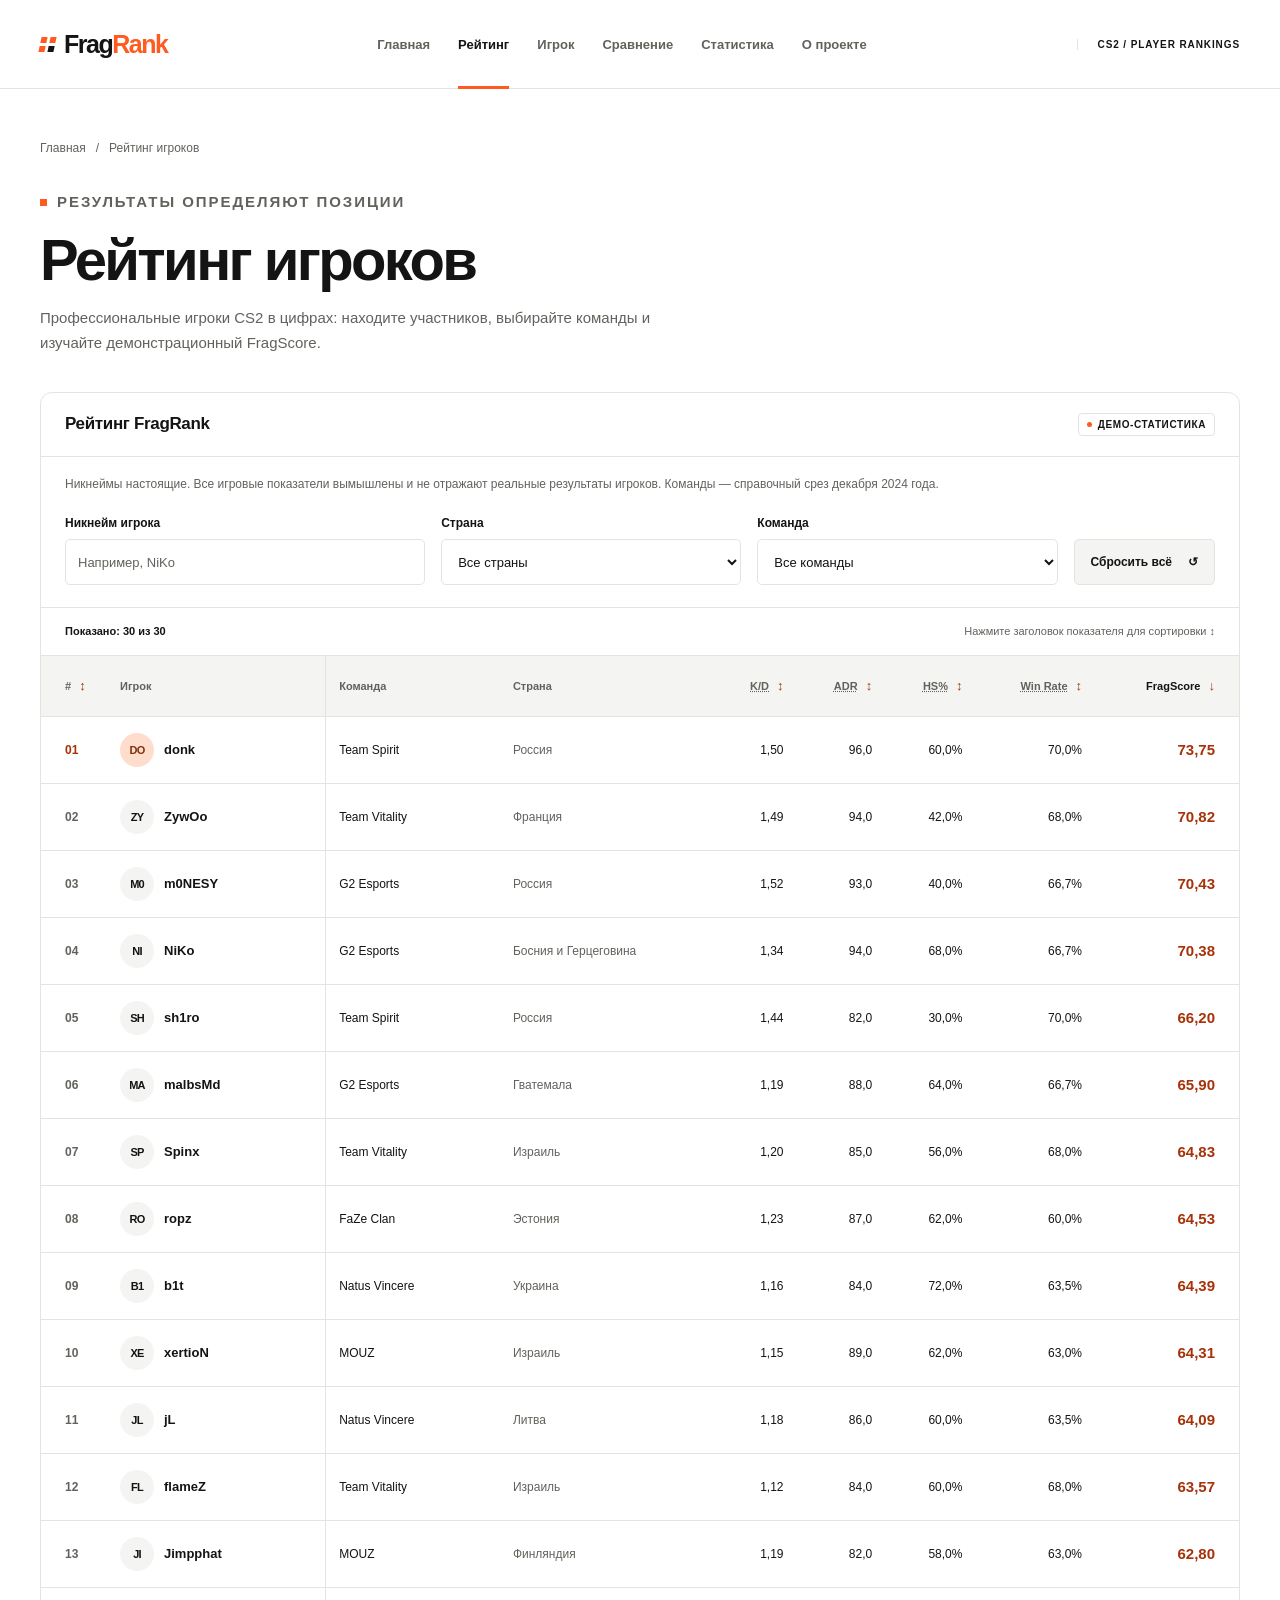
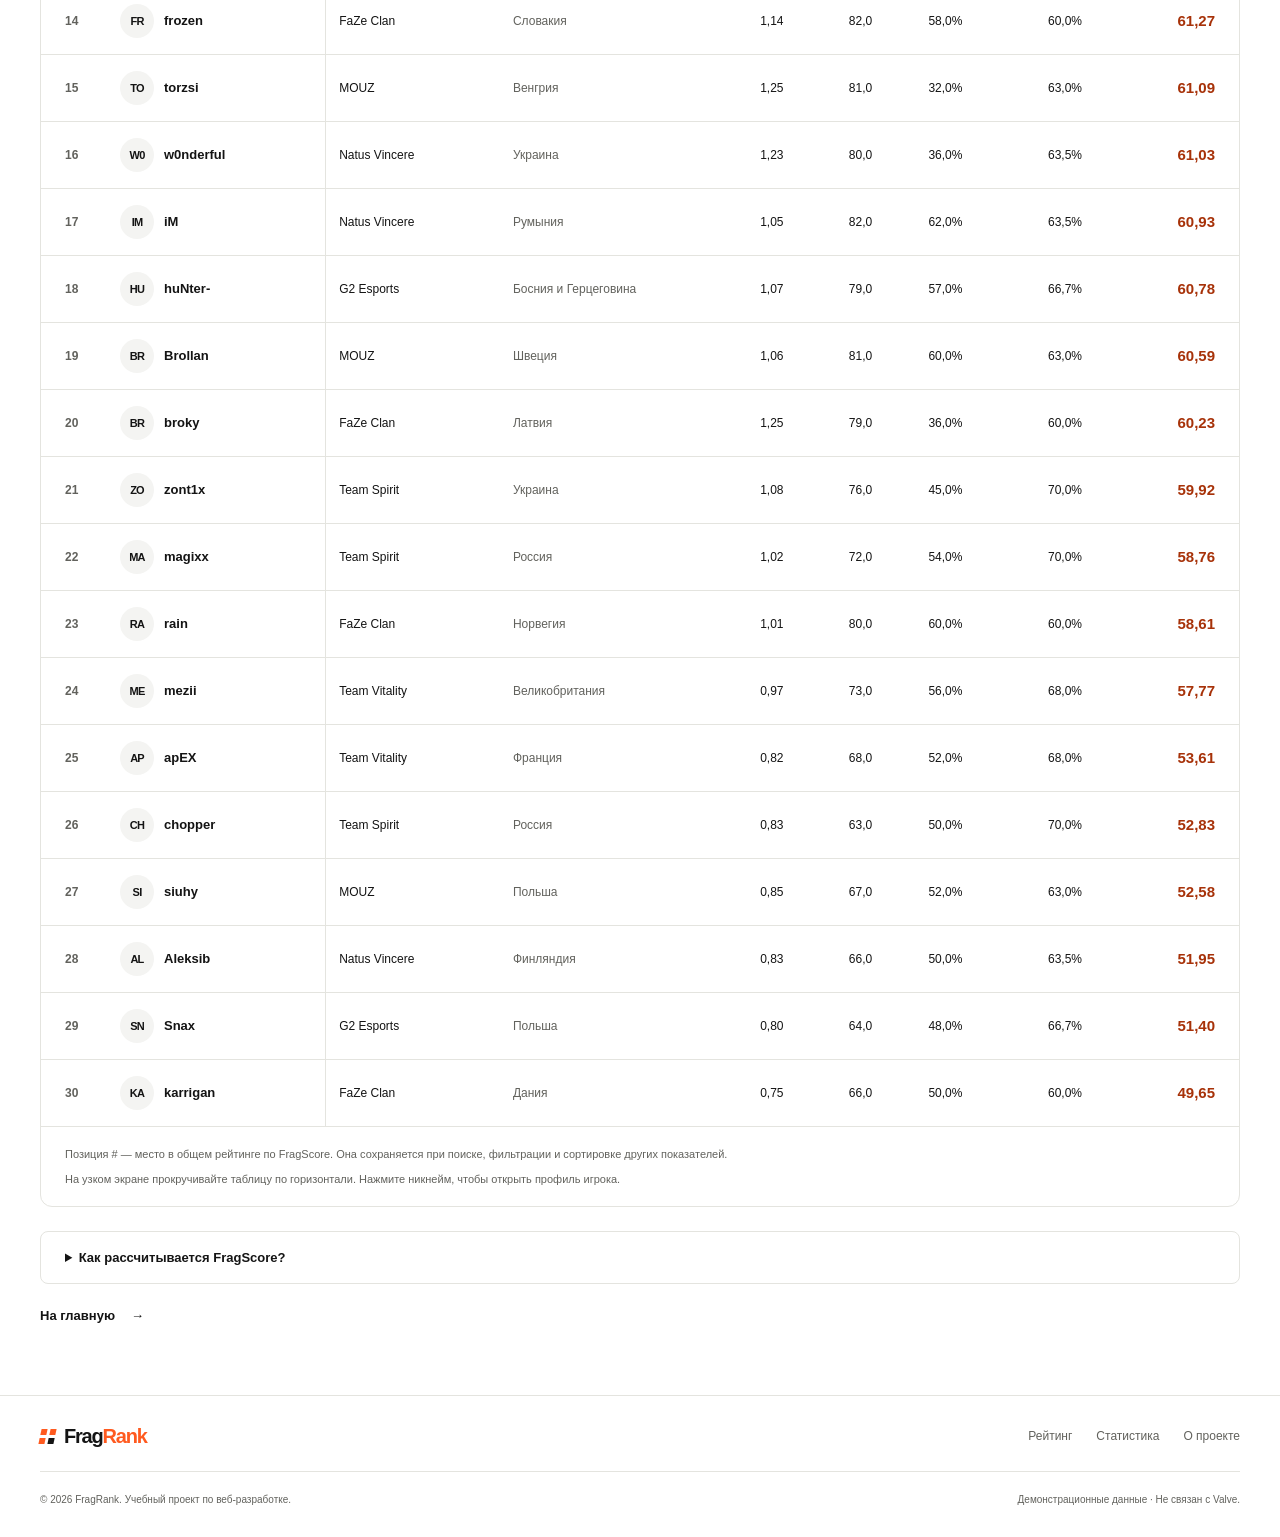
<file: ranking.html>
<!DOCTYPE html>
<html lang="ru">
<head>
  <meta charset="UTF-8">
  <meta name="viewport" content="width=device-width, initial-scale=1.0">
  <meta name="description" content="Рейтинг профессиональных игроков CS2 по демонстрационному FragScore: поиск, фильтры по стране и команде, сортировка показателей.">
  <meta name="theme-color" content="#FFFFFF">
  <title>Рейтинг игроков — FragRank</title>
  <link rel="icon" href="favicon.svg" type="image/svg+xml">
  <link rel="stylesheet" href="css/styles.css">
  <script src="js/main.js" defer></script>
  <script src="js/ranking.js" type="module"></script>
</head>
<body>
  <a class="skip-link" href="#main-content">Перейти к содержимому</a>
  <header class="site-header">
    <div class="container header-inner">
      <a class="logo" href="index.html" aria-label="FragRank — главная">
        <span class="logo-mark" aria-hidden="true"><i></i><i></i><i></i><i></i></span>
        <span>Frag<span>Rank</span></span>
      </a>
      <button class="menu-toggle" type="button" aria-controls="primary-navigation" aria-expanded="false" aria-label="Открыть меню" hidden>
        <span>Меню</span><span class="menu-icon" aria-hidden="true"></span>
      </button>
      <nav class="site-nav" id="primary-navigation" aria-label="Основная навигация">
        <ul class="nav-list">
          <li><a href="index.html">Главная</a></li>
          <li><a href="ranking.html" aria-current="page">Рейтинг</a></li>
          <li><a href="player.html">Игрок</a></li>
          <li><a href="compare.html">Сравнение</a></li>
          <li><a href="stats.html">Статистика</a></li>
          <li><a href="about.html">О проекте</a></li>
        </ul>
      </nav>
      <span class="header-label">CS2 / PLAYER RANKINGS</span>
    </div>
  </header>

  <main class="container inner-main" id="main-content" tabindex="-1">
    <nav class="breadcrumbs" aria-label="Хлебные крошки"><a href="index.html">Главная</a><span aria-hidden="true">/</span><span aria-current="page">Рейтинг игроков</span></nav>
    <div class="page-heading">
      <p class="eyebrow">Результаты определяют позиции</p>
      <h1>Рейтинг игроков</h1>
      <p>Профессиональные игроки CS2 в цифрах: находите участников, выбирайте команды и изучайте демонстрационный FragScore.</p>
    </div>
    <section class="workspace" id="ranking-workspace" aria-labelledby="workspace-title">
      <div class="workspace-header"><h2 id="workspace-title">Рейтинг FragRank</h2><span class="demo-badge">Демо-статистика</span></div>
      <div class="ranking-intro">
        <p>Никнеймы настоящие. Все игровые показатели вымышлены и не отражают реальные результаты игроков. Команды — справочный срез декабря 2024 года.</p>
      </div>
      <form class="ranking-filters" id="ranking-filters" role="search" aria-label="Поиск и фильтры рейтинга">
        <fieldset disabled>
          <legend class="visually-hidden">Поиск игроков и фильтры</legend>
          <div class="filter-field filter-field--search"><label for="player-search">Никнейм игрока</label><input type="search" id="player-search" name="nickname" placeholder="Например, NiKo" autocomplete="off" maxlength="100"></div>
          <div class="filter-field"><label for="country-filter">Страна</label><select id="country-filter" name="country"><option value="">Все страны</option></select></div>
          <div class="filter-field"><label for="team-filter">Команда</label><select id="team-filter" name="team"><option value="">Все команды</option></select></div>
          <button class="reset-button" id="reset-ranking" type="button">Сбросить всё <span aria-hidden="true">↺</span></button>
        </fieldset>
      </form>
      <div class="ranking-toolbar"><p id="ranking-count" role="status" aria-live="polite" aria-atomic="true">Рейтинг игроков</p><p>Нажмите заголовок показателя для сортировки <span aria-hidden="true">↕</span></p></div>
      <p class="ranking-feedback" id="ranking-loading">Для отображения таблицы требуется JavaScript.</p>
      <div class="table-scroll" id="ranking-table-region" role="region" aria-label="Таблица рейтинга игроков" aria-describedby="ranking-scroll-hint" tabindex="0" hidden>
        <table class="ranking-table">
          <caption class="visually-hidden">Рейтинг игроков CS2. Все игровые показатели демонстрационные. Позиции определены по убыванию FragScore.</caption>
          <thead><tr>
            <th scope="col" aria-sort="none"><button type="button" data-sort="position" data-label="Позиция">#<span class="sort-indicator" aria-hidden="true">↕</span></button></th>
            <th scope="col">Игрок</th>
            <th scope="col">Команда</th>
            <th scope="col">Страна</th>
            <th scope="col" aria-sort="none"><button type="button" data-sort="kd" data-label="K/D"><abbr title="Убийства / смерти">K/D</abbr><span class="sort-indicator" aria-hidden="true">↕</span></button></th>
            <th scope="col" aria-sort="none"><button type="button" data-sort="adr" data-label="ADR"><abbr title="Средний урон за раунд">ADR</abbr><span class="sort-indicator" aria-hidden="true">↕</span></button></th>
            <th scope="col" aria-sort="none"><button type="button" data-sort="hs" data-label="HS%"><abbr title="Доля убийств в голову">HS%</abbr><span class="sort-indicator" aria-hidden="true">↕</span></button></th>
            <th scope="col" aria-sort="none"><button type="button" data-sort="winRate" data-label="Win Rate"><abbr title="Доля выигранных матчей">Win Rate</abbr><span class="sort-indicator" aria-hidden="true">↕</span></button></th>
            <th scope="col" aria-sort="descending"><button type="button" data-sort="fragScore" data-label="FragScore">FragScore<span class="sort-indicator" aria-hidden="true">↓</span></button></th>
          </tr></thead>
          <tbody id="ranking-body"></tbody>
        </table>
      </div>
      <div class="empty-state" id="ranking-empty" hidden>
        <span class="empty-symbol" aria-hidden="true">?</span><h3>Игроки не найдены</h3>
        <p>Попробуйте другой никнейм или измените страну и команду. Поиск и оба фильтра работают одновременно.</p>
        <button class="reset-button" id="reset-empty-ranking" type="button">Сбросить всё <span aria-hidden="true">↺</span></button>
      </div>
      <div class="ranking-footnote"><p>Позиция # — место в общем рейтинге по FragScore. Она сохраняется при поиске, фильтрации и сортировке других показателей.</p><p id="ranking-scroll-hint">На узком экране прокручивайте таблицу по горизонтали. Нажмите никнейм, чтобы открыть профиль игрока.</p></div>
    </section>
    <details class="score-method">
      <summary>Как рассчитывается FragScore?</summary>
      <div><p>FragScore = 0,35 × K + 0,30 × A + 0,25 × W + 0,10 × H.</p><p>K = min(K/D ÷ 2, 1) × 100; A = min(ADR ÷ 120, 1) × 100; W = Win Rate; H = HS%. Показатель находится в диапазоне от 0 до 100. Это учебная формула, а не официальный рейтинг.</p><p>K/D = убийства ÷ смерти; ADR = урон ÷ раунды; HS% = убийства в голову ÷ все убийства × 100; Win Rate = победы ÷ матчи × 100. В наборе данных один матч означает одну сыгранную карту. Сортировка и расчёты используют полную точность; округление применяется только при выводе.</p></div>
    </details>
    <div class="next-step"><a class="text-link" href="index.html">На главную <span aria-hidden="true">→</span></a></div>
  </main>

  <footer class="site-footer">
    <div class="container">
      <div class="footer-top">
        <a class="logo" href="index.html" aria-label="FragRank — главная"><span class="logo-mark" aria-hidden="true"><i></i><i></i><i></i><i></i></span><span>Frag<span>Rank</span></span></a>
        <nav class="footer-nav" aria-label="Навигация в подвале"><a href="ranking.html">Рейтинг</a><a href="stats.html">Статистика</a><a href="about.html">О проекте</a></nav>
      </div>
      <div class="footer-bottom"><p>© 2026 FragRank. Учебный проект по веб-разработке.</p><p>Демонстрационные данные · Не связан с Valve.</p></div>
    </div>
  </footer>
  <template id="ranking-row-template">
    <tr>
      <td class="ranking-position" data-position></td>
      <th scope="row"><a class="ranking-player" data-player-link><span class="avatar" data-avatar aria-hidden="true"></span><span data-nickname></span></a></th>
      <td data-team></td><td class="ranking-country" data-country></td>
      <td class="ranking-number" data-kd></td><td class="ranking-number" data-adr></td>
      <td class="ranking-number" data-hs></td><td class="ranking-number" data-win-rate></td>
      <td class="ranking-score" data-frag-score></td>
    </tr>
  </template>
</body>
</html>
</file>
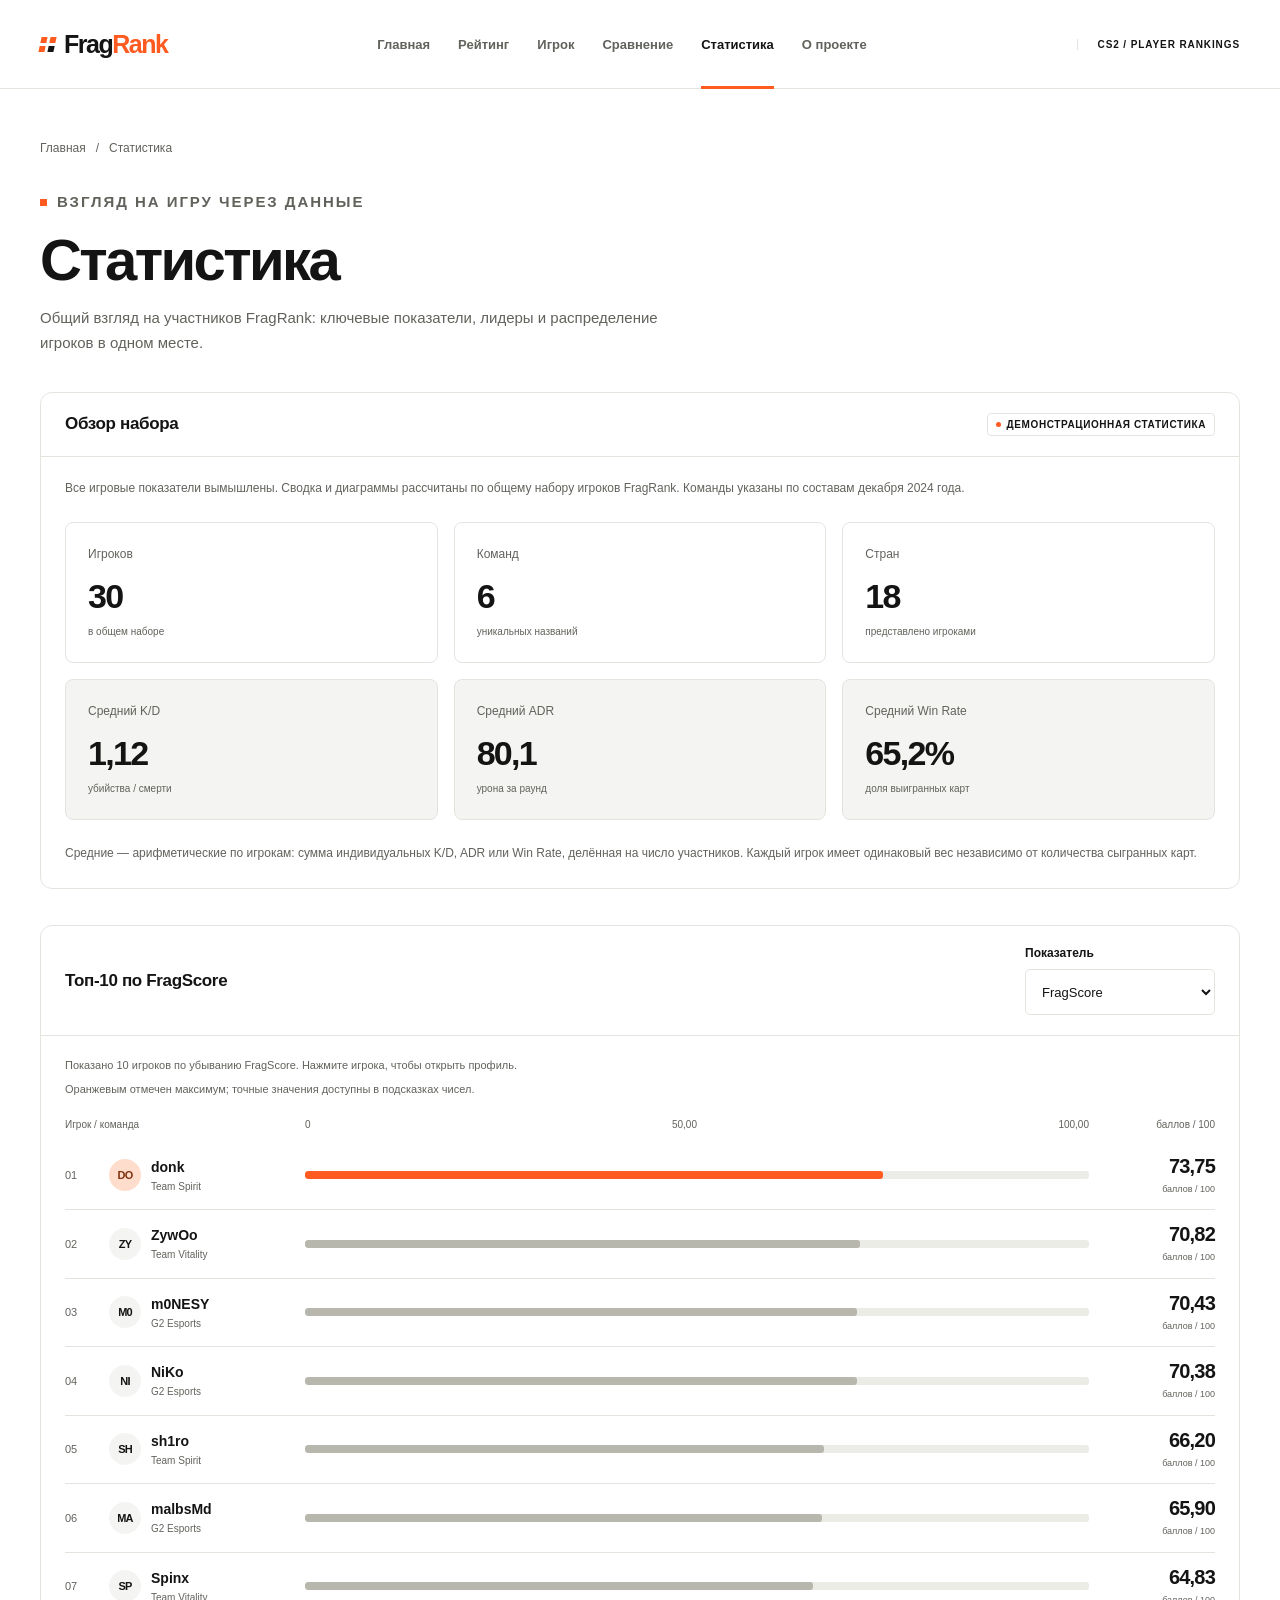
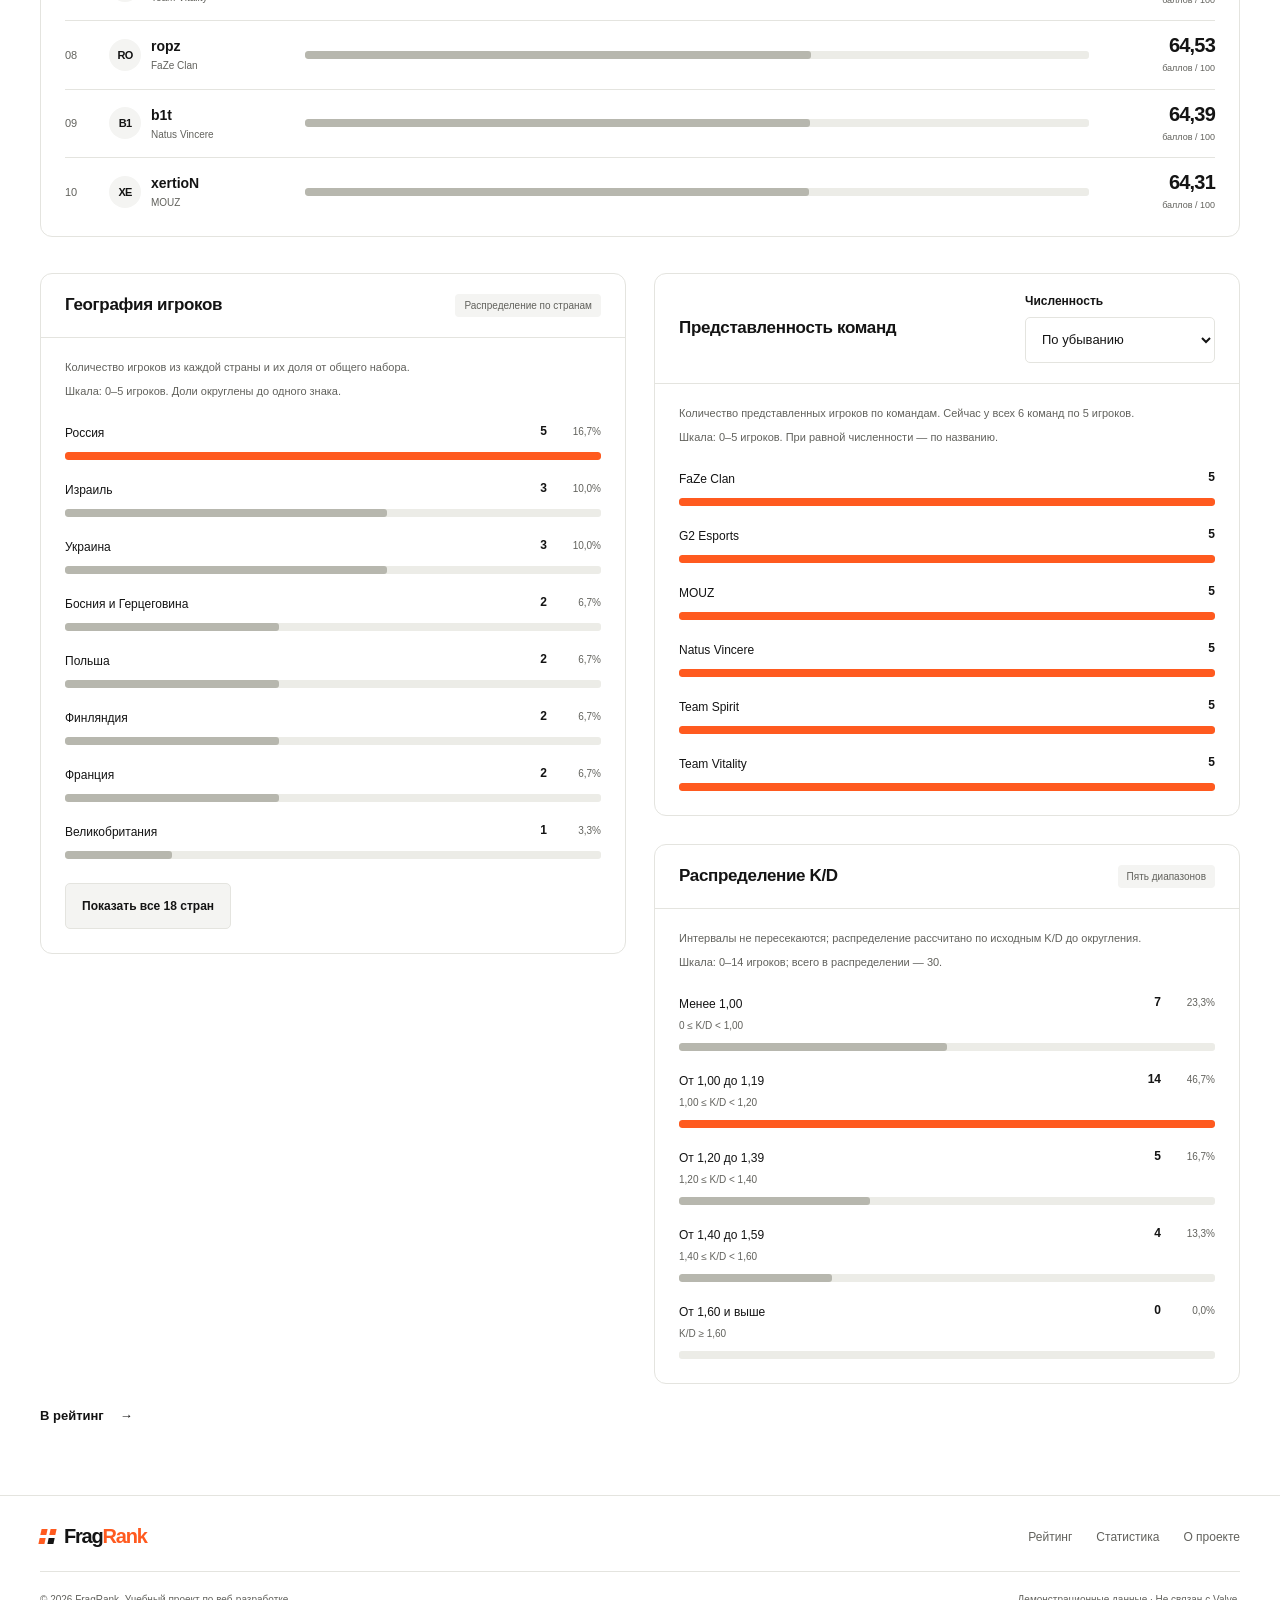
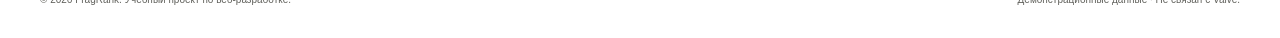
<file: stats.html>
<!DOCTYPE html>
<html lang="ru">
<head>
  <meta charset="UTF-8">
  <meta name="viewport" content="width=device-width, initial-scale=1.0">
  <meta name="description" content="Общая статистика FragRank: средние показатели игроков, топ-10, страны, команды и распределение K/D. Все игровые показатели демонстрационные.">
  <meta name="theme-color" content="#FFFFFF">
  <title>Статистика — FragRank</title>
  <link rel="icon" href="favicon.svg" type="image/svg+xml">
  <link rel="stylesheet" href="css/styles.css">
  <script src="js/main.js" defer></script>
  <script src="js/stats.js" type="module"></script>
</head>
<body>
  <a class="skip-link" href="#main-content">Перейти к содержимому</a>
  <header class="site-header">
    <div class="container header-inner">
      <a class="logo" href="index.html" aria-label="FragRank — главная">
        <span class="logo-mark" aria-hidden="true"><i></i><i></i><i></i><i></i></span>
        <span>Frag<span>Rank</span></span>
      </a>
      <button class="menu-toggle" type="button" aria-controls="primary-navigation" aria-expanded="false" aria-label="Открыть меню" hidden>
        <span>Меню</span><span class="menu-icon" aria-hidden="true"></span>
      </button>
      <nav class="site-nav" id="primary-navigation" aria-label="Основная навигация">
        <ul class="nav-list">
          <li><a href="index.html">Главная</a></li>
          <li><a href="ranking.html">Рейтинг</a></li>
          <li><a href="player.html">Игрок</a></li>
          <li><a href="compare.html">Сравнение</a></li>
          <li><a href="stats.html" aria-current="page">Статистика</a></li>
          <li><a href="about.html">О проекте</a></li>
        </ul>
      </nav>
      <span class="header-label">CS2 / PLAYER RANKINGS</span>
    </div>
  </header>

  <main class="container inner-main" id="main-content" tabindex="-1">
    <nav class="breadcrumbs" aria-label="Хлебные крошки"><a href="index.html">Главная</a><span aria-hidden="true">/</span><span aria-current="page">Статистика</span></nav>
    <div class="page-heading">
      <p class="eyebrow">Взгляд на игру через данные</p>
      <h1>Статистика</h1>
      <p>Общий взгляд на участников FragRank: ключевые показатели, лидеры и распределение игроков в одном месте.</p>
    </div>
    <p class="profile-fallback" id="stats-fallback">Для отображения статистики требуется JavaScript. <a class="text-link" href="ranking.html">Перейти в рейтинг <span aria-hidden="true">→</span></a></p>
    <div id="stats-content" hidden>
      <section class="workspace" id="stats-workspace" aria-labelledby="workspace-title">
        <div class="workspace-header"><h2 id="workspace-title">Обзор набора</h2><span class="demo-badge">Демонстрационная статистика</span></div>
        <div class="stats-intro"><p>Все игровые показатели вымышлены. Сводка и диаграммы рассчитаны по общему набору игроков FragRank. Команды указаны по составам декабря 2024 года.</p></div>
        <dl class="stats-summary">
          <div class="stats-summary-card"><dt>Игроков</dt><dd data-stats-summary="players"></dd><dd class="stats-summary-note">в общем наборе</dd></div>
          <div class="stats-summary-card"><dt>Команд</dt><dd data-stats-summary="teams"></dd><dd class="stats-summary-note">уникальных названий</dd></div>
          <div class="stats-summary-card"><dt>Стран</dt><dd data-stats-summary="countries"></dd><dd class="stats-summary-note">представлено игроками</dd></div>
          <div class="stats-summary-card"><dt>Средний K/D</dt><dd data-stats-summary="averageKD"></dd><dd class="stats-summary-note">убийства / смерти</dd></div>
          <div class="stats-summary-card"><dt>Средний ADR</dt><dd data-stats-summary="averageADR"></dd><dd class="stats-summary-note">урона за раунд</dd></div>
          <div class="stats-summary-card"><dt>Средний Win Rate</dt><dd data-stats-summary="averageWinRate"></dd><dd class="stats-summary-note">доля выигранных карт</dd></div>
        </dl>
        <p class="stats-method-note">Средние — арифметические по игрокам: сумма индивидуальных K/D, ADR или Win Rate, делённая на число участников. Каждый игрок имеет одинаковый вес независимо от количества сыгранных карт.</p>
      </section>

      <section class="workspace" aria-labelledby="stats-top-title">
        <div class="workspace-header"><h2 id="stats-top-title">Топ-10 по FragScore</h2><div class="filter-field stats-chart-control"><label for="stats-metric">Показатель</label><select id="stats-metric"><option value="fragScore">FragScore</option><option value="kd">K/D</option><option value="adr">ADR</option><option value="hs">HS%</option><option value="winRate">Win Rate</option></select></div></div>
        <div class="stats-chart-description"><p id="stats-top-status" role="status" aria-live="polite" aria-atomic="true"></p><p>Оранжевым отмечен максимум; точные значения доступны в подсказках чисел.</p></div>
        <div class="stats-top-chart">
          <div class="stats-top-axis" aria-hidden="true"><span>Игрок / команда</span><div class="stats-axis"><span>0</span><span id="stats-axis-middle"></span><span id="stats-axis-max"></span></div><span id="stats-axis-unit"></span></div>
          <ol class="stats-top-list" id="stats-top-list" aria-label="Десять лучших игроков по выбранному показателю"></ol>
        </div>
      </section>

      <div class="stats-detail-grid">
        <section class="workspace" aria-labelledby="stats-countries-title">
          <div class="workspace-header"><h2 id="stats-countries-title">География игроков</h2><span class="status-label">Распределение по странам</span></div>
          <div class="stats-chart-description"><p>Количество игроков из каждой страны и их доля от общего набора.</p><p id="stats-country-scale"></p></div>
          <ul class="stats-distribution-list" id="stats-country-list" aria-label="Игроки по странам"></ul>
          <div class="stats-disclosure-footer" hidden><button class="reset-button stats-disclosure-button" id="stats-country-toggle" type="button" aria-expanded="false" aria-controls="stats-country-list">Показать все страны</button></div>
        </section>
        <div class="stats-secondary-column">
          <section class="workspace" aria-labelledby="stats-teams-title">
            <div class="workspace-header"><h2 id="stats-teams-title">Представленность команд</h2><div class="filter-field stats-chart-control"><label for="stats-team-sort">Численность</label><select id="stats-team-sort"><option value="desc">По убыванию</option><option value="asc">По возрастанию</option></select></div></div>
            <div class="stats-chart-description"><p id="stats-team-note"></p><p id="stats-team-scale"></p><p class="visually-hidden" id="stats-team-status" role="status" aria-live="polite" aria-atomic="true"></p></div>
            <ul class="stats-distribution-list stats-team-list" id="stats-team-list" aria-label="Игроки по командам"></ul>
            <div class="stats-disclosure-footer" hidden><button class="reset-button stats-disclosure-button" id="stats-team-toggle" type="button" aria-expanded="false" aria-controls="stats-team-list">Показать все команды</button></div>
          </section>
          <section class="workspace" aria-labelledby="stats-kd-title">
            <div class="workspace-header"><h2 id="stats-kd-title">Распределение K/D</h2><span class="status-label">Пять диапазонов</span></div>
            <div class="stats-chart-description"><p>Интервалы не пересекаются; распределение рассчитано по исходным K/D до округления.</p><p id="stats-kd-scale"></p></div>
            <ul class="stats-distribution-list" id="stats-kd-list" aria-label="Игроки по диапазонам K/D"></ul>
          </section>
        </div>
      </div>
    </div>
    <div class="next-step"><a class="text-link" href="ranking.html">В рейтинг <span aria-hidden="true">→</span></a></div>
  </main>

  <footer class="site-footer">
    <div class="container">
      <div class="footer-top">
        <a class="logo" href="index.html" aria-label="FragRank — главная"><span class="logo-mark" aria-hidden="true"><i></i><i></i><i></i><i></i></span><span>Frag<span>Rank</span></span></a>
        <nav class="footer-nav" aria-label="Навигация в подвале"><a href="ranking.html">Рейтинг</a><a href="stats.html">Статистика</a><a href="about.html">О проекте</a></nav>
      </div>
      <div class="footer-bottom"><p>© 2026 FragRank. Учебный проект по веб-разработке.</p><p>Демонстрационные данные · Не связан с Valve.</p></div>
    </div>
  </footer>
  <template id="stats-top-row-template">
    <li><a class="stats-top-row"><span class="stats-top-position" data-top-position></span><span class="stats-top-player"><span class="avatar" data-top-avatar aria-hidden="true"></span><span class="stats-top-identity"><span data-top-nickname></span><span data-top-team></span></span></span><span class="stats-chart-track" aria-hidden="true"><span class="stats-chart-fill"></span></span><span class="stats-top-value"><strong data-top-value></strong><span data-top-unit></span></span></a></li>
  </template>
  <template id="stats-distribution-template">
    <li class="stats-distribution-row"><div class="stats-distribution-heading"><span class="stats-group-label"><span data-group-name></span><span data-group-detail hidden></span></span><span class="stats-group-values"><strong data-group-count></strong><span data-group-percent></span></span></div><div class="stats-chart-track" aria-hidden="true"><span class="stats-chart-fill"></span></div></li>
  </template>
</body>
</html>
</file>
<file: css/styles.css>
/* 1. Design tokens and document defaults */
:root {
  --white: #fff;
  --ink: #141414;
  --accent: #ff5a1f;
  --surface: #f4f4f2;
  --muted: #62625d;
  --line: #e4e4df;
  --width: 1200px;
  --radius: 12px;
}
* { box-sizing: border-box; }
html { scroll-behavior: smooth; }
body { margin: 0; color: var(--ink); background: var(--white); font-family: Arial, Helvetica, sans-serif; -webkit-font-smoothing: antialiased; }
a { color: inherit; text-decoration: none; }
button { font: inherit; }
button, a { -webkit-tap-highlight-color: transparent; }
button:focus-visible, a:focus-visible { outline: 3px solid var(--ink); outline-offset: 5px; }
h1, h2, h3, p { margin: 0; }
h1, h2, h3 { letter-spacing: -.045em; }
p { line-height: 1.65; }
::selection { color: var(--ink); background: #ffd9c9; }
[hidden] { display: none !important; }
.container { width: min(var(--width), calc(100% - 80px)); margin-inline: auto; }
.skip-link { position: fixed; z-index: 20; top: 12px; left: 16px; padding: 12px 18px; background: var(--ink); color: white; transform: translateY(-160%); }
.skip-link:focus { transform: translateY(0); }
.eyebrow { display: flex; align-items: center; gap: 10px; font-size: 11px; line-height: 1.5; font-weight: 700; letter-spacing: .13em; text-transform: uppercase; }
.eyebrow::before { content: ''; width: 7px; height: 7px; background: var(--accent); flex-shrink: 0; }
.muted { color: var(--muted); }
.arrow { display: inline-block; font-size: 21px; font-weight: 400; }
.button { display: inline-flex; align-items: center; justify-content: center; gap: 28px; min-height: 52px; padding: 14px 22px; border-radius: 6px; background: var(--accent); color: var(--ink); font-size: 14px; font-weight: 700; transition: background .2s, transform .2s; }
.button:hover { background: #f04c12; transform: translateY(-2px); }
.text-link { display: inline-flex; align-items: center; gap: 16px; font-size: 13px; font-weight: 700; }
.text-link:hover { text-decoration: underline; text-underline-offset: 5px; }
.demo-badge { display: inline-flex; align-items: center; gap: 6px; border: 1px solid var(--line); border-radius: 4px; padding: 5px 8px; font-size: 10px; letter-spacing: .06em; font-weight: 700; text-transform: uppercase; }
.demo-badge::before { content: ''; width: 5px; height: 5px; border-radius: 50%; background: var(--accent); }

/* 2. Shared header and navigation (usable before JavaScript loads) */
.site-header { position: relative; z-index: 5; border-bottom: 1px solid var(--line); background: var(--white); }
.header-inner { display: flex; align-items: center; justify-content: space-between; gap: 32px; min-height: 88px; }
.logo { display: inline-flex; align-items: center; gap: 9px; font-size: 25px; font-weight: 800; letter-spacing: -.06em; white-space: nowrap; }
.logo-mark { display: grid; grid-template-columns: repeat(2, 6px); grid-template-rows: repeat(2, 6px); gap: 3px; transform: skew(-12deg); }
.logo-mark i { background: var(--accent); }
.logo-mark i:last-child { background: var(--ink); }
.logo > span:last-child > span { color: var(--accent); }
.nav-list { display: flex; align-items: center; gap: 28px; margin: 0; padding: 0; list-style: none; }
.nav-list a { position: relative; display: flex; align-items: center; min-height: 88px; color: var(--muted); font-size: 13px; font-weight: 600; white-space: nowrap; }
.nav-list a:hover, .nav-list a[aria-current='page'] { color: var(--ink); }
.nav-list a[aria-current='page']::after { content: ''; position: absolute; left: 0; right: 0; bottom: -1px; height: 3px; background: var(--accent); }
.header-label { padding-left: 20px; border-left: 1px solid var(--line); font-size: 10px; font-weight: 700; letter-spacing: .09em; white-space: nowrap; }
.menu-toggle { display: none; align-items: center; gap: 10px; min-height: 44px; border: 1px solid var(--line); border-radius: 5px; background: var(--white); padding: 8px 12px; cursor: pointer; font-size: 13px; }
.menu-icon { position: relative; width: 16px; height: 12px; border-block: 2px solid var(--ink); }
.menu-icon::after { content: ''; position: absolute; top: 3px; left: 0; width: 16px; border-top: 2px solid var(--ink); }

/* 3. Homepage introduction and CSS-only player illustration */
.hero { display: grid; grid-template-columns: 1.15fr 1fr; align-items: center; gap: 64px; padding-block: 68px 64px; }
.hero h1 { margin-block: 23px; font-size: clamp(42px, 4.5vw, 64px); font-weight: 800; line-height: 1.04; }
.hero h1 span { color: var(--accent); }
.hero-description { max-width: 440px; color: var(--muted); font-size: 15px; }
.hero-actions { display: flex; align-items: center; gap: 28px; margin-top: 30px; }
.hero-note { margin-top: 23px; color: var(--muted); font-size: 11px; }
.spotlight { overflow: hidden; border: 1px solid var(--line); border-radius: var(--radius); background: var(--surface); }
.spotlight-top { display: flex; align-items: center; justify-content: space-between; gap: 12px; padding: 19px 24px; border-bottom: 1px solid var(--line); }
.spotlight-top .eyebrow { font-size: 10px; }
.spotlight-visual { position: relative; display: flex; align-items: center; justify-content: center; height: 226px; overflow: hidden; background-image: linear-gradient(#e7e7e14d 1px, transparent 1px), linear-gradient(90deg, #e7e7e14d 1px, transparent 1px); background-size: 28px 28px; }
.spotlight-visual::before, .spotlight-visual::after { content: ''; position: absolute; width: 164px; height: 164px; border: 1px solid #d8d8d1; border-radius: 50%; }
.spotlight-visual::after { width: 220px; height: 220px; border-style: dashed; }
.spotlight-number { position: absolute; top: 16px; left: 24px; color: #cdcdc5; font-size: 38px; font-weight: 800; letter-spacing: -.06em; }
.spotlight-label { position: absolute; right: 20px; bottom: 15px; font-family: Consolas, monospace; font-size: 10px; color: var(--muted); letter-spacing: .08em; }
.avatar { display: flex; align-items: center; justify-content: center; flex-shrink: 0; width: 64px; height: 64px; border-radius: 50%; background: #eaeae5; font-size: 23px; font-weight: 800; letter-spacing: -.07em; }
.avatar--hero { position: relative; z-index: 1; width: 120px; height: 120px; border: 6px solid var(--surface); background: var(--accent); font-size: 42px; transform: rotate(-7deg); box-shadow: 0 8px 0 #1414140a; }
.spotlight-bottom { display: flex; justify-content: space-between; align-items: center; gap: 20px; padding: 22px 24px; background: var(--ink); color: var(--white); }
.spotlight-bottom h2 { font-size: 27px; }
.spotlight-bottom p { color: #b7b7ae; font-size: 11px; }
.spotlight-rating { text-align: right; }
.spotlight-rating strong { display: block; color: var(--accent); font-size: 34px; letter-spacing: -.06em; }
.spotlight-rating span { color: #b7b7ae; font-size: 10px; }

/* 4. Demo summary, top players, and service description */
.summary { display: grid; grid-template-columns: 1.35fr repeat(3, 1fr); border-block: 1px solid var(--line); padding-block: 26px; }
.summary-intro { display: flex; flex-direction: column; justify-content: center; align-items: flex-start; gap: 8px; }
.summary-intro h2 { font-size: 16px; letter-spacing: -.02em; }
.summary-intro p { font-size: 11px; color: var(--muted); }
.summary-item { padding-left: 34px; border-left: 1px solid var(--line); }
.summary-item strong { font-size: 34px; font-weight: 700; letter-spacing: -.06em; }
.summary-item span { display: block; margin-top: 4px; color: var(--muted); font-size: 12px; }
.leaders { padding-block: 62px; }
.section-heading { display: flex; align-items: flex-end; justify-content: space-between; gap: 24px; margin-bottom: 26px; }
.section-heading h2 { margin-top: 12px; font-size: 34px; line-height: 1.15; }
.section-heading p { margin-top: 10px; color: var(--muted); font-size: 13px; }
.player-grid { display: grid; grid-template-columns: repeat(3, 1fr); gap: 18px; }
.player-card { position: relative; overflow: hidden; padding: 24px; border: 1px solid var(--line); border-radius: 9px; }
.player-card:first-child { border-top: 3px solid var(--accent); padding-top: 22px; }
.player-card-top { display: flex; align-items: center; justify-content: space-between; margin-bottom: 24px; }
.rank { color: var(--muted); font-size: 14px; font-weight: 700; }
.player-card:first-child .rank { color: #a73209; }
.card-label { color: var(--muted); font-size: 10px; letter-spacing: .08em; text-transform: uppercase; }
.player-identity { display: flex; gap: 15px; align-items: center; }
.player-identity h3 { font-size: 24px; }
.player-identity p { margin-top: 3px; color: var(--muted); font-size: 12px; }
.avatar--orange { background: #ffddcc; color: #80330f; }
.avatar--green { background: #e3e9dd; color: #47583d; }
.avatar--violet { background: #e8e4ed; color: #60526f; }
.player-metrics { display: grid; grid-template-columns: repeat(3, 1fr); margin-block: 25px 0; padding-block: 20px 0; border-top: 1px solid var(--line); }
.player-metrics div + div { padding-left: 16px; border-left: 1px solid var(--line); }
.player-metrics dt { color: var(--muted); font-size: 10px; }
.player-metrics dd { margin: 7px 0 0; font-size: 21px; font-weight: 700; letter-spacing: -.04em; }
.player-card:first-child .player-metrics div:first-child dd { color: #b4380b; }
.demo-note { display: flex; align-items: flex-start; gap: 10px; margin-top: 18px; color: var(--muted); font-size: 11px; line-height: 1.6; }
.demo-note > span { display: inline-flex; align-items: center; justify-content: center; flex-shrink: 0; width: 16px; height: 16px; border: 1px solid #a2a299; border-radius: 50%; font-size: 10px; }
.about-strip { background: var(--surface); padding-block: 52px; }
.about-layout { display: grid; grid-template-columns: 1fr 1.12fr; gap: 80px; align-items: start; }
.about-layout h2 { max-width: 400px; margin-top: 15px; font-size: 36px; line-height: 1.12; }
.about-layout p { color: var(--muted); font-size: 14px; }
.about-layout .text-link { margin-top: 22px; }
.feature-tags { display: flex; flex-wrap: wrap; gap: 8px; margin-top: 22px; }
.feature-tags span { border: 1px solid #d7d7ce; border-radius: 4px; padding: 8px 10px; font-size: 10px; }
.cta { display: flex; align-items: center; justify-content: space-between; gap: 30px; padding-block: 44px; }
.cta h2 { font-size: 26px; }
.cta p { margin-top: 8px; color: var(--muted); font-size: 13px; }

/* 5. Prepared sections for later development stages */
.inner-main { min-height: 65vh; padding-block: 52px 72px; }
.breadcrumbs { display: flex; gap: 10px; color: var(--muted); font-size: 12px; margin-bottom: 36px; }
.breadcrumbs a:hover { text-decoration: underline; }
.page-heading { max-width: 760px; }
.page-heading h1 { margin-block: 15px; font-size: clamp(36px, 5vw, 58px); line-height: 1.08; }
.page-heading > p { max-width: 620px; font-size: 15px; color: var(--muted); }
.workspace { margin-top: 36px; border: 1px solid var(--line); border-radius: var(--radius); overflow: hidden; }
.workspace-header { display: flex; align-items: center; justify-content: space-between; gap: 16px; padding: 20px 24px; border-bottom: 1px solid var(--line); }
.workspace-header h2 { font-size: 17px; letter-spacing: -.02em; }
.status-label { padding: 6px 9px; background: var(--surface); border-radius: 4px; font-size: 10px; color: var(--muted); white-space: nowrap; }
.empty-state { display: flex; flex-direction: column; align-items: center; justify-content: center; min-height: 300px; padding: 40px 24px; text-align: center; background: var(--surface); }
.empty-symbol { display: grid; place-items: center; width: 60px; height: 60px; margin-bottom: 22px; background: var(--white); border: 1px solid var(--line); border-radius: 12px; color: #b4380b; font-size: 25px; font-weight: 700; }
.empty-state h3 { font-size: 24px; }
.empty-state p { max-width: 480px; margin-top: 12px; font-size: 14px; color: var(--muted); }
.next-step { display: flex; flex-wrap: wrap; justify-content: space-between; gap: 18px; align-items: center; margin-top: 24px; }
.next-step p { font-size: 12px; color: var(--muted); }

/* 6. Shared footer */
.site-footer { padding-block: 29px; border-top: 1px solid var(--line); }
.footer-top { display: flex; align-items: center; justify-content: space-between; gap: 24px; }
.footer-top .logo { font-size: 20px; }
.footer-nav { display: flex; flex-wrap: wrap; gap: 24px; font-size: 12px; color: var(--muted); }
.footer-nav a:hover { color: var(--ink); text-decoration: underline; }
.footer-bottom { display: flex; justify-content: space-between; gap: 20px; margin-top: 23px; padding-top: 20px; border-top: 1px solid var(--line); color: var(--muted); font-size: 10px; line-height: 1.6; }

/* 7. Responsive layouts */
@media (min-width: 1440px) { .hero { padding-block: 82px; } }
@media (max-width: 1100px) {
  .container { width: calc(100% - 56px); }
  .header-label { display: none; }
  .nav-list { gap: 24px; }
  .hero { gap: 36px; }
  .hero h1 { font-size: 48px; }
  .hero-actions { gap: 18px; }
  .hero-actions .text-link { font-size: 12px; }
  .player-card { padding-inline: 18px; }
  .player-metrics div + div { padding-left: 10px; }
  .about-layout { gap: 40px; }
}
@media (max-width: 800px) {
  .container { width: calc(100% - 40px); }
  .header-inner { flex-wrap: wrap; gap: 0; min-height: 72px; }
  .header-inner > .logo { margin-block: 22px; }
  .menu-ready .menu-toggle { display: inline-flex; }
  .site-nav { width: 100%; }
  .menu-ready .site-nav:not(.is-open) { display: none; }
  .nav-list { display: grid; grid-template-columns: repeat(2, 1fr); gap: 0 20px; padding-bottom: 16px; }
  .nav-list a { min-height: 47px; padding-inline: 12px; border-radius: 4px; }
  .nav-list a[aria-current='page'] { background: var(--surface); }
  .nav-list a[aria-current='page']::after { inset: 12px auto 12px 0; width: 3px; height: auto; }
  .hero { gap: 28px; padding-block: 44px; }
  .hero h1 { font-size: 42px; }
  .hero-actions { align-items: flex-start; flex-direction: column; }
  .spotlight-top { padding: 16px; flex-wrap: wrap; }
  .spotlight-visual { height: 244px; }
  .spotlight-bottom { padding: 18px; }
  .summary { grid-template-columns: 1.2fr repeat(3, 1fr); }
  .summary-item { padding-left: 20px; }
  .summary-item strong { font-size: 29px; }
  .summary-intro p { max-width: 130px; }
  .leaders { padding-block: 44px; }
  .player-grid { grid-template-columns: 1fr; }
  .player-card { padding: 22px; }
  .player-card:first-child { padding-top: 20px; }
  .player-card-top { margin-bottom: 16px; }
  .player-metrics { margin-top: 20px; }
  .about-layout { gap: 30px; }
  .about-layout h2 { font-size: 30px; }
}
@media (max-width: 580px) {
  .hero { grid-template-columns: 1fr; gap: 30px; }
  .hero h1 { max-width: 420px; font-size: clamp(40px, 10vw, 54px); }
  .hero-description { font-size: 14px; }
  .hero-actions { flex-direction: row; align-items: center; flex-wrap: wrap; gap: 20px; }
  .hero-note { margin-top: 18px; }
  .spotlight-top { flex-wrap: nowrap; padding: 16px 20px; }
  .spotlight-visual { height: 200px; }
  .spotlight-bottom { padding: 18px 20px; }
  .summary { grid-template-columns: repeat(3, 1fr); row-gap: 23px; }
  .summary-intro { grid-column: 1 / -1; gap: 4px; }
  .summary-intro p { max-width: none; }
  .summary-item { padding-left: 18px; }
  .summary-item:nth-child(2) { padding-left: 0; border-left: 0; }
  .summary-item strong { font-size: 31px; }
  .summary-item span { font-size: 11px; }
  .section-heading { align-items: flex-start; flex-direction: column; gap: 18px; }
  .section-heading h2 { font-size: 31px; }
  .about-strip { padding-block: 38px; }
  .about-layout { grid-template-columns: 1fr; gap: 22px; }
  .cta { align-items: flex-start; flex-direction: column; padding-block: 36px; gap: 22px; }
  .cta h2 { font-size: 25px; }
  .footer-top, .footer-bottom { align-items: flex-start; flex-direction: column; gap: 18px; }
  .footer-nav { gap: 20px; }
  .footer-bottom { margin-top: 20px; gap: 8px; }
  .inner-main { padding-block: 30px 48px; }
  .breadcrumbs { margin-bottom: 28px; }
  .workspace-header { align-items: flex-start; flex-direction: column; padding: 18px; gap: 12px; }
  .empty-state { padding: 32px 20px; }
  .empty-state h3 { font-size: 22px; }
}
@media (prefers-reduced-motion: reduce) {
  html { scroll-behavior: auto; }
  *, *::before, *::after { transition: none !important; }
}

/* 8. Ranking: extend the existing workspace without changing shared layouts. */
.visually-hidden { position: absolute; width: 1px; height: 1px; margin: -1px; padding: 0; overflow: hidden; clip-path: inset(50%); white-space: nowrap; border: 0; }
.player-profile-link:hover { text-decoration: underline; text-underline-offset: 5px; }
.ranking-intro { padding: 18px 24px 0; color: var(--muted); font-size: 12px; }
.ranking-filters { padding: 22px 24px; }
.ranking-filters fieldset { display: grid; grid-template-columns: 1.2fr 1fr 1fr auto; align-items: end; gap: 16px; min-width: 0; margin: 0; padding: 0; border: 0; }
.filter-field { display: flex; flex-direction: column; gap: 9px; min-width: 0; }
.filter-field label { font-size: 12px; font-weight: 700; }
.filter-field input, .filter-field select { width: 100%; min-width: 0; min-height: 46px; border: 1px solid var(--line); border-radius: 5px; background: var(--white); color: var(--ink); padding: 10px 12px; font: inherit; font-size: 13px; }
.filter-field input::placeholder { color: var(--muted); }
.filter-field input:focus-visible, .filter-field select:focus-visible, .table-scroll:focus-visible, .score-method summary:focus-visible { outline: 2px solid var(--ink); outline-offset: 3px; }
.reset-button { display: inline-flex; align-items: center; justify-content: center; gap: 16px; min-height: 46px; padding: 10px 16px; border: 1px solid var(--line); border-radius: 5px; background: var(--surface); color: var(--ink); font-size: 12px; font-weight: 700; white-space: nowrap; cursor: pointer; }
.reset-button:hover { border-color: var(--ink); }
.reset-button:disabled { cursor: default; opacity: .6; }
.ranking-toolbar { display: flex; justify-content: space-between; gap: 12px; padding: 14px 24px; border-block: 1px solid var(--line); font-size: 11px; color: var(--muted); }
.ranking-toolbar p:first-child { color: var(--ink); font-weight: 700; }
.ranking-feedback { padding: 24px; color: var(--muted); font-size: 13px; }
.table-scroll { max-width: 100%; overflow-x: auto; overscroll-behavior-x: contain; }
.ranking-table { width: 100%; min-width: 1060px; border-collapse: separate; border-spacing: 0; text-align: left; font-size: 12px; font-variant-numeric: tabular-nums; }
.ranking-table thead { background: var(--surface); }
.ranking-table thead th { padding: 12px 14px; border-bottom: 1px solid var(--line); color: var(--muted); font-size: 11px; font-weight: 700; white-space: nowrap; }
.ranking-table thead th:first-child { width: 65px; padding-left: 24px; }
.ranking-table thead th:nth-child(2) { min-width: 164px; }
.ranking-table thead th:nth-child(3) { min-width: 130px; }
.ranking-table thead th:nth-child(4) { min-width: 162px; }
.ranking-table thead th:last-child { padding-right: 24px; }
.ranking-table thead button { display: inline-flex; align-items: center; justify-content: flex-end; gap: 8px; min-height: 36px; padding: 0; border: 0; background: transparent; color: inherit; font: inherit; cursor: pointer; }
.ranking-table thead button:hover { color: var(--ink); }
.ranking-table th[aria-sort]:not([aria-sort='none']) { color: var(--ink); }
.ranking-table .sort-indicator { color: #a63710; font-size: 13px; }
.ranking-table tbody td, .ranking-table tbody th { padding: 15px 14px; border-bottom: 1px solid var(--line); background: var(--white); }
.ranking-table tbody tr:last-child > * { border-bottom: 0; }
.ranking-table tbody th { font-weight: 700; letter-spacing: 0; }
.ranking-table tbody tr:hover > * { background: #fafaf8; }
.ranking-table tbody .ranking-position { padding-left: 24px; color: var(--muted); font-weight: 700; }
.ranking-table .ranking-leader .ranking-position { color: #a73209; }
.ranking-table .ranking-player { display: inline-flex; align-items: center; gap: 10px; min-height: 36px; font-size: 13px; }
.ranking-player:hover [data-nickname] { text-decoration: underline; text-underline-offset: 4px; }
.ranking-player .avatar { width: 34px; height: 34px; font-size: 11px; background: var(--surface); }
.ranking-leader .avatar { background: #ffddcc; color: #80330f; }
.ranking-table .ranking-country { color: var(--muted); }
.ranking-table .ranking-number, .ranking-table .ranking-score, .ranking-table thead th:nth-child(n+5) { text-align: right; }
.ranking-table .ranking-score { padding-right: 24px; color: #a73209; font-weight: 700; font-size: 15px; }
.ranking-table tr > :nth-child(2) { position: sticky; left: 0; z-index: 1; box-shadow: 1px 0 0 var(--line); }
.ranking-table thead th:nth-child(2) { background: var(--surface); }
.ranking-footnote { display: grid; gap: 7px; padding: 18px 24px; border-top: 1px solid var(--line); color: var(--muted); font-size: 11px; }
#ranking-empty .reset-button { margin-top: 22px; background: var(--white); }
.score-method { margin-top: 24px; border: 1px solid var(--line); border-radius: 8px; padding: 18px 24px; font-size: 13px; }
.score-method summary { cursor: pointer; font-weight: 700; }
.score-method > div { display: grid; gap: 12px; margin-top: 18px; color: var(--muted); font-size: 12px; }
@media (max-width: 1000px) {
  .ranking-filters fieldset { grid-template-columns: repeat(2, minmax(0, 1fr)); }
  .ranking-toolbar { flex-wrap: wrap; }
}
@media (max-width: 580px) {
  .ranking-intro { padding-inline: 18px; }
  .ranking-filters { padding: 20px 18px; }
  .ranking-filters fieldset { grid-template-columns: minmax(0, 1fr); }
  .ranking-toolbar, .ranking-footnote { padding-inline: 18px; }
  .ranking-table thead th:nth-child(2) { min-width: 145px; }
  .score-method { padding: 18px; }
}

/* 9. Player profiles: shared data, independent presentation. */
.profile-fallback { margin-top: 30px; padding: 24px; background: var(--surface); border-radius: var(--radius); color: var(--muted); font-size: 13px; }
.profile-fallback .text-link { margin-left: 12px; }
.profile-picker-content { padding: 28px; }
.profile-picker-content > p { max-width: 620px; color: var(--muted); font-size: 14px; }
.profile-picker-form { display: grid; grid-template-columns: minmax(0, 1fr) auto; align-items: end; gap: 18px; max-width: 760px; margin-block: 24px; }
.profile-picker-form input[type='text'] { min-height: 52px; }
.profile-picker-form button { border: 0; cursor: pointer; }
.profile-picker-form button:disabled { background: var(--surface); color: var(--muted); cursor: not-allowed; transform: none; }
#player-picker { overflow: visible; }
.player-autocomplete { position: relative; }
.player-search-popup { position: absolute; z-index: 6; top: calc(100% + 8px); left: 0; right: 0; max-height: 300px; overflow-y: auto; overscroll-behavior-y: contain; background: var(--white); border: 1px solid var(--line); border-radius: 8px; box-shadow: 0 12px 24px #14141412; }
.player-suggestions { margin: 0; padding: 6px; list-style: none; }
.player-suggestion { display: flex; align-items: center; gap: 12px; min-height: 62px; padding: 10px 12px; border-radius: 4px; cursor: pointer; }
.player-suggestion:hover { background: var(--surface); }
.player-suggestion[aria-selected='true'] { background: #fff0e8; box-shadow: inset 3px 0 var(--accent); }
.player-suggestion .avatar { width: 36px; height: 36px; font-size: 12px; background: #ffddcc; color: #80330f; }
.player-suggestion-info { display: flex; flex-direction: column; gap: 5px; min-width: 0; }
.player-suggestion-name { font-size: 14px; font-weight: 700; overflow-wrap: anywhere; }
.player-suggestion-team { color: var(--muted); font-size: 11px; overflow-wrap: anywhere; }
.player-search-empty { padding: 16px; color: var(--muted); font-size: 13px; }
.profile-picker-content > .profile-search-hint { margin: -8px 0 22px; color: var(--muted); font-size: 11px; }
.profile-state-actions { display: flex; flex-wrap: wrap; align-items: center; justify-content: center; gap: 24px; margin-top: 26px; }
.profile-overview-body { display: grid; grid-template-columns: minmax(0, 1fr) auto auto; gap: 34px; align-items: center; padding: 34px; }
.profile-identity { display: flex; gap: 24px; align-items: center; min-width: 0; }
.profile-avatar { width: 92px; height: 92px; font-size: 33px; background: #ffddcc; color: #80330f; border-radius: 18px; }
.profile-person { min-width: 0; }
.profile-person h2 { font-size: 40px; overflow-wrap: anywhere; }
.profile-meta { display: flex; flex-wrap: wrap; gap: 18px 30px; margin: 18px 0 0; }
.profile-meta dt { font-size: 10px; color: var(--muted); }
.profile-meta dd { margin: 6px 0 0; font-size: 13px; line-height: 1.5; }
.profile-standing, .profile-score { display: flex; flex-direction: column; gap: 7px; padding-left: 32px; border-left: 1px solid var(--line); }
.profile-standing > span, .profile-score > span { font-size: 11px; color: var(--muted); line-height: 1.5; }
.profile-standing strong, .profile-score strong { font-size: 42px; line-height: 1.15; letter-spacing: -.06em; font-variant-numeric: tabular-nums; }
.profile-score strong { color: #a73209; }
.profile-overview-footer { padding: 16px 24px; border-top: 1px solid var(--line); background: var(--surface); color: var(--muted); font-size: 11px; }
.profile-actions { display: flex; flex-wrap: wrap; align-items: center; gap: 24px; margin-top: 24px; }
.profile-actions p { margin-left: auto; max-width: 250px; color: var(--muted); font-size: 11px; }
.profile-stats { margin-top: 44px; }
.profile-metrics { display: grid; grid-template-columns: repeat(7, minmax(0, 1fr)); gap: 12px; margin: 0; }
.profile-metric { padding: 20px 16px; border: 1px solid var(--line); border-radius: 8px; }
.profile-metric dt { font-size: 12px; font-weight: 700; }
.profile-metric dd { margin: 16px 0 0; font-size: 26px; font-weight: 700; letter-spacing: -.04em; font-variant-numeric: tabular-nums; }
.profile-metric .profile-metric-note { margin-top: 9px; color: var(--muted); font-size: 10px; font-weight: 400; letter-spacing: 0; line-height: 1.6; }
.profile-chart-layout { display: grid; grid-template-columns: minmax(0, 1.35fr) minmax(0, 1fr); }
.profile-chart { display: grid; gap: 25px; padding: 32px; }
.profile-chart-heading { display: flex; justify-content: space-between; gap: 12px; margin-bottom: 12px; font-size: 13px; }
.profile-chart-heading strong { font-variant-numeric: tabular-nums; }
.profile-bar { height: 9px; border-radius: 3px; background: #e9e9e3; overflow: hidden; }
.profile-bar-fill { display: block; width: 0; height: 100%; background: var(--accent); border-radius: inherit; }
.profile-scale { display: flex; justify-content: space-between; gap: 12px; margin-top: 8px; font-size: 10px; color: var(--muted); line-height: 1.5; }
.profile-chart-context { display: flex; flex-direction: column; gap: 18px; padding: 32px; background: var(--surface); border-left: 1px solid var(--line); }
.profile-chart-context h3 { font-size: 28px; line-height: 1.15; }
.profile-chart-context > p:not(.eyebrow) { font-size: 12px; color: var(--muted); }
@media (max-width: 1100px) {
  .profile-overview-body { gap: 24px; padding: 28px; }
  .profile-identity { gap: 18px; }
  .profile-person h2 { font-size: 34px; }
  .profile-standing, .profile-score { padding-left: 24px; }
  .profile-metrics { grid-template-columns: repeat(4, minmax(0, 1fr)); }
  .profile-actions p { margin-left: 0; max-width: none; }
}
@media (max-width: 800px) {
  .profile-overview-body { grid-template-columns: repeat(2, minmax(0, 1fr)); }
  .profile-identity { grid-column: 1 / -1; }
  .profile-standing { border-left: 0; padding-left: 0; }
  .profile-standing, .profile-score { border-top: 1px solid var(--line); padding-top: 22px; }
  .profile-score { border-left: 0; }
  .profile-chart-layout { grid-template-columns: minmax(0, 1fr); }
  .profile-chart-context { border-left: 0; border-top: 1px solid var(--line); }
}
@media (max-width: 580px) {
  .profile-picker-content { padding: 22px 18px; }
  .profile-picker-form { grid-template-columns: minmax(0, 1fr); }
  .profile-state-actions { flex-direction: column; gap: 20px; }
  .profile-overview-body { padding: 24px 18px; gap: 22px 16px; }
  .profile-avatar { width: 68px; height: 68px; font-size: 25px; border-radius: 12px; }
  .profile-meta { flex-direction: column; gap: 10px; margin-top: 12px; }
  .profile-meta dd { margin-top: 3px; }
  .profile-standing strong, .profile-score strong { font-size: 36px; }
  .profile-score { padding-left: 0; }
  .profile-overview-footer { padding-inline: 18px; }
  .profile-actions { gap: 20px; }
  .profile-actions p { width: 100%; }
  .profile-stats { margin-top: 36px; }
  .profile-metrics { grid-template-columns: repeat(2, minmax(0, 1fr)); }
  .profile-metric:last-child { grid-column: 1 / -1; }
  .profile-chart, .profile-chart-context { padding: 24px 18px; }
  .profile-visualization .workspace-header { gap: 14px; }
}

/* 10. Comparison: two independent searches and symmetric metric scales. */
#compare-workspace { overflow: visible; }
.compare-picker-content { padding: 24px; }
.compare-picker-content > p:first-child { max-width: 820px; color: var(--muted); font-size: 12px; }
.compare-selectors { display: grid; grid-template-columns: minmax(0, 1fr) 40px minmax(0, 1fr); align-items: end; gap: 20px; margin-top: 24px; }
.compare-selectors input { min-height: 52px; }
.compare-selectors input[aria-invalid='true'] { border-color: #a73209; }
.compare-versus { display: grid; place-items: center; height: 52px; color: var(--muted); font-size: 11px; font-weight: 700; letter-spacing: .08em; }
.compare-search-help { margin-top: 16px; color: var(--muted); font-size: 11px; }
.compare-notice { margin-top: 18px; padding: 13px 16px; border-left: 3px solid var(--accent); background: #fff0e8; font-size: 13px; }
.compare-controls { display: flex; flex-wrap: wrap; align-items: center; gap: 12px; margin-top: 24px; }
.compare-controls > p { margin-left: auto; color: var(--muted); font-size: 11px; }
.compare-players { display: grid; grid-template-columns: repeat(2, minmax(0, 1fr)); gap: 20px; margin-top: 28px; }
.compare-player-card { min-width: 0; padding: 24px; border: 1px solid var(--line); border-radius: 9px; }
.compare-player-identity { display: flex; align-items: center; gap: 16px; margin-top: 20px; }
.compare-player-identity .avatar { width: 52px; height: 52px; background: #ffddcc; color: #80330f; font-size: 19px; }
.compare-player-identity h2 { min-width: 0; font-size: 30px; overflow-wrap: anywhere; }
.compare-player-meta { display: flex; flex-wrap: wrap; gap: 20px 30px; margin: 24px 0 0; }
.compare-player-meta dt { color: var(--muted); font-size: 10px; }
.compare-player-meta dd { margin: 7px 0 0; font-size: 13px; line-height: 1.5; }
.compare-player-placeholder { padding-block: 36px; color: var(--muted); font-size: 14px; }
.compare-empty { margin-top: 28px; border: 1px solid var(--line); border-radius: var(--radius); }
.compare-chart-heading { display: grid; grid-template-columns: minmax(0, 1fr) 150px minmax(0, 1fr); gap: 24px; align-items: center; padding: 22px 28px; border-bottom: 1px solid var(--line); }
.compare-chart-heading > span:first-child { font-size: 15px; font-weight: 700; }
.compare-chart-heading > span:last-child { text-align: right; font-size: 15px; font-weight: 700; }
.compare-legend { display: inline-flex; justify-content: center; align-items: center; gap: 7px; color: var(--muted); font-size: 10px; }
.compare-legend i { width: 7px; height: 7px; flex-shrink: 0; background: var(--accent); }
.comparison-row { display: grid; grid-template-columns: minmax(0, 1fr) 150px minmax(0, 1fr); gap: 24px; align-items: center; padding: 24px 28px; }
.comparison-row + .comparison-row { border-top: 1px solid var(--line); }
.comparison-value { display: flex; align-items: center; justify-content: space-between; gap: 10px; margin-bottom: 12px; }
.comparison-value strong { color: var(--muted); font-size: 24px; letter-spacing: -.04em; font-variant-numeric: tabular-nums; }
.comparison-value > span { color: var(--muted); font-size: 10px; }
.comparison-side--left .comparison-value { flex-direction: row-reverse; }
.comparison-track { height: 9px; overflow: hidden; border-radius: 3px; background: #ecece7; }
.comparison-fill { display: block; height: 100%; background: #b7b7ae; border-radius: inherit; }
.comparison-side--left .comparison-fill { margin-left: auto; }
.comparison-side.is-better .comparison-fill { background: var(--accent); }
.comparison-side.is-better strong { color: var(--accent); }
.comparison-label { text-align: center; }
.comparison-label h3 { font-size: 16px; letter-spacing: -.02em; }
.comparison-label p { margin-top: 7px; color: var(--muted); font-size: 10px; }
.compare-volume { margin-top: 44px; }
.compare-volume-grid { display: grid; grid-template-columns: repeat(3, minmax(0, 1fr)); gap: 18px; }
.compare-volume-card { padding: 24px; border: 1px solid var(--line); border-radius: 8px; }
.compare-volume-card h3 { font-size: 21px; }
.compare-volume-card > p { margin-top: 6px; color: var(--muted); font-size: 11px; }
.compare-volume-card dl { display: grid; grid-template-columns: repeat(2, minmax(0, 1fr)); gap: 20px; margin: 22px 0 0; padding-top: 18px; border-top: 1px solid var(--line); }
.compare-volume-card dl > div + div { padding-left: 20px; border-left: 1px solid var(--line); }
.compare-volume-card dt { color: var(--muted); font-size: 11px; overflow-wrap: anywhere; }
.compare-volume-card dd { margin: 9px 0 0; font-size: 26px; font-weight: 700; letter-spacing: -.04em; font-variant-numeric: tabular-nums; }
@media (max-width: 800px) {
  .compare-controls > p { width: 100%; margin-left: 0; }
  .compare-volume-grid { grid-template-columns: minmax(0, 1fr); }
  .compare-player-meta { flex-direction: column; gap: 14px; }
  .compare-chart-heading, .comparison-row { grid-template-columns: minmax(0, 1fr) 105px minmax(0, 1fr); gap: 18px; }
}
@media (max-width: 580px) {
  .compare-picker-content { padding: 20px 18px; }
  .compare-selectors { grid-template-columns: minmax(0, 1fr); gap: 20px; }
  .compare-versus { display: none; }
  .compare-controls button { width: 100%; }
  .compare-players { gap: 12px; }
  .compare-player-card { padding: 18px 14px; }
  .compare-player-card .card-label { line-height: 1.6; font-size: 9px; }
  .compare-player-identity { flex-direction: column; align-items: flex-start; gap: 12px; }
  .compare-player-identity h2 { font-size: 21px; }
  .compare-chart-heading, .comparison-row { grid-template-columns: minmax(0, 1fr) 65px minmax(0, 1fr); gap: 10px; padding: 20px 14px; }
  .compare-chart-heading > span:first-child, .compare-chart-heading > span:last-child { font-size: 12px; overflow-wrap: anywhere; }
  .compare-legend { flex-direction: column; gap: 5px; text-align: center; font-size: 9px; }
  .comparison-value, .comparison-side--left .comparison-value { flex-direction: column; align-items: flex-start; gap: 5px; }
  .comparison-side--left .comparison-value { align-items: flex-end; }
  .comparison-value strong { font-size: 21px; }
  .comparison-label h3 { font-size: 12px; }
  .comparison-label p { font-size: 9px; overflow-wrap: anywhere; }
  .compare-volume { margin-top: 36px; }
}

/* 11. Overall statistics: zero-based axes and readable native HTML charts. */
.stats-intro { padding: 22px 24px 0; color: var(--muted); font-size: 12px; }
.stats-summary { display: grid; grid-template-columns: repeat(3, minmax(0, 1fr)); gap: 16px; margin: 0; padding: 24px; }
.stats-summary-card { padding: 22px; border: 1px solid var(--line); border-radius: 8px; }
.stats-summary-card:nth-child(n+4) { background: var(--surface); }
.stats-summary-card dt { color: var(--muted); font-size: 12px; line-height: 1.5; }
.stats-summary-card dd { margin: 14px 0 0; font-size: 34px; font-weight: 700; letter-spacing: -.05em; font-variant-numeric: tabular-nums; }
.stats-summary-card .stats-summary-note { margin-top: 8px; color: var(--muted); font-size: 10px; font-weight: 400; letter-spacing: 0; line-height: 1.6; }
.stats-method-note { padding: 0 24px 24px; color: var(--muted); font-size: 12px; }
.stats-chart-control { width: 190px; flex-shrink: 0; }
.stats-chart-description { display: grid; gap: 6px; padding: 20px 24px 0; color: var(--muted); font-size: 11px; }
.stats-top-chart { padding: 20px 24px 10px; }
.stats-top-axis { display: grid; grid-template-columns: 28px 180px minmax(0, 1fr) 110px; align-items: center; gap: 16px; padding-bottom: 12px; color: var(--muted); font-size: 10px; }
.stats-top-axis > span:first-child { grid-column: 1 / 3; }
.stats-top-axis > span:last-child { text-align: right; }
.stats-axis { display: flex; justify-content: space-between; gap: 10px; font-variant-numeric: tabular-nums; }
.stats-top-list { margin: 0; padding: 0; list-style: none; }
.stats-top-list > li + li { border-top: 1px solid var(--line); }
.stats-top-row { display: grid; grid-template-columns: 28px 180px minmax(0, 1fr) 110px; align-items: center; gap: 16px; min-height: 66px; padding-block: 13px; border-radius: 4px; }
.stats-top-row:hover { background: #fafaf8; }
.stats-top-row:hover [data-top-nickname] { text-decoration: underline; text-underline-offset: 4px; }
.stats-top-position { color: var(--muted); font-size: 11px; font-variant-numeric: tabular-nums; }
.stats-top-player { display: flex; align-items: center; gap: 10px; min-width: 0; }
.stats-top-player .avatar { width: 32px; height: 32px; font-size: 11px; background: var(--surface); }
.stats-top-identity { display: flex; flex-direction: column; gap: 6px; min-width: 0; overflow-wrap: anywhere; }
.stats-top-identity > span:first-child { font-size: 14px; font-weight: 700; }
.stats-top-identity > span:last-child { color: var(--muted); font-size: 10px; }
.stats-chart-track { display: block; height: 8px; overflow: hidden; border-radius: 3px; background: #ecece7; }
.stats-chart-fill { display: block; height: 100%; width: 0; border-radius: inherit; background: #b7b7ae; }
.is-top-value .stats-chart-fill, .is-largest-group .stats-chart-fill { background: var(--accent); }
.is-top-value .stats-top-player .avatar { background: #ffddcc; color: #80330f; }
.stats-top-value { display: flex; flex-direction: column; gap: 5px; text-align: right; font-variant-numeric: tabular-nums; }
.stats-top-value strong { font-size: 20px; letter-spacing: -.04em; }
.stats-top-value > span { color: var(--muted); font-size: 9px; line-height: 1.5; }
.stats-detail-grid { display: grid; grid-template-columns: repeat(2, minmax(0, 1fr)); align-items: start; gap: 28px; margin-top: 36px; }
.stats-detail-grid .workspace { margin-top: 0; }
.stats-detail-grid .workspace-header { flex-wrap: wrap; }
.stats-secondary-column { display: grid; gap: 28px; min-width: 0; }
.stats-distribution-list { display: grid; gap: 21px; margin: 0; padding: 24px; list-style: none; }
.stats-distribution-heading { display: flex; align-items: flex-start; justify-content: space-between; gap: 16px; margin-bottom: 10px; }
.stats-group-label { display: flex; flex-direction: column; gap: 5px; min-width: 0; font-size: 12px; line-height: 1.5; }
.stats-group-label > span:last-child:not(:first-child) { color: var(--muted); font-size: 10px; }
.stats-group-values { display: flex; align-items: baseline; gap: 12px; flex-shrink: 0; font-size: 12px; font-variant-numeric: tabular-nums; }
.stats-group-values > span { min-width: 42px; color: var(--muted); font-size: 10px; text-align: right; }
.stats-disclosure-footer { padding: 0 24px 24px; }
.stats-disclosure-button { max-width: 100%; white-space: normal; text-align: center; }
.stats-disclosure-button:hover { border-color: var(--accent); background: #fff0e8; }
.stats-disclosure-button:focus-visible { outline: 3px solid var(--ink); outline-offset: 4px; }
@media (max-width: 1000px) {
  .stats-top-row, .stats-top-axis { grid-template-columns: 24px 150px minmax(0, 1fr) 100px; gap: 14px; }
}
@media (max-width: 900px) {
  .stats-detail-grid { grid-template-columns: minmax(0, 1fr); }
}
@media (max-width: 580px) {
  .stats-intro { padding-inline: 18px; }
  .stats-summary { grid-template-columns: repeat(2, minmax(0, 1fr)); padding: 20px 18px; gap: 10px; }
  .stats-summary-card { padding: 16px 12px; }
  .stats-summary-card dt { font-size: 11px; }
  .stats-summary-card dd { font-size: 27px; }
  .stats-method-note { padding: 0 18px 20px; }
  .stats-chart-control { width: 100%; }
  .stats-chart-description { padding-inline: 18px; }
  .stats-top-chart { padding-inline: 18px; }
  .stats-top-axis { display: block; padding-left: 36px; }
  .stats-top-axis > span { display: none; }
  .stats-top-row { grid-template-columns: 24px minmax(0, 1fr) 86px; gap: 12px; padding-block: 16px; }
  .stats-top-position { grid-column: 1; grid-row: 1; }
  .stats-top-player { grid-column: 2; grid-row: 1; }
  .stats-top-row > .stats-chart-track { grid-column: 2 / -1; grid-row: 2; }
  .stats-top-value { grid-column: 3; grid-row: 1; }
  .stats-top-player .avatar { display: none; }
  .stats-top-value strong { font-size: 19px; }
  .stats-distribution-list { padding-inline: 18px; }
  .stats-disclosure-footer { padding: 0 18px 20px; }
  .stats-disclosure-button { width: 100%; }
  .stats-distribution-heading { gap: 12px; }
  .stats-group-values { gap: 8px; }
}

/* 12. Project information and formula documentation. */
.about-content { display: grid; gap: 20px; padding: 28px; }
.about-content > p { color: var(--muted); font-size: 14px; }
.about-features { display: grid; grid-template-columns: repeat(2, minmax(0, 1fr)); gap: 16px; }
.about-features > a { display: block; padding: 20px; border: 1px solid var(--line); border-radius: 8px; }
.about-features > a:hover { border-color: var(--accent); background: #fafaf8; }
.about-features h3 { display: flex; justify-content: space-between; gap: 16px; font-size: 18px; }
.about-features p { margin-top: 10px; color: var(--muted); font-size: 13px; }
.about-metrics, .about-weights { display: grid; grid-template-columns: repeat(2, minmax(0, 1fr)); gap: 20px; margin: 0; padding: 28px; }
.about-metrics > div, .about-weights > div { padding: 22px; border: 1px solid var(--line); border-radius: 8px; }
.about-metrics dt { margin-bottom: 12px; font-size: 20px; font-weight: 700; }
.about-metrics dd { margin: 0; color: var(--muted); font-size: 13px; line-height: 1.7; }
.about-definition { display: block; margin-top: 14px; color: var(--ink); font-size: 12px; }
.about-content > .about-formula { padding: 20px; border-left: 3px solid var(--accent); background: var(--surface); color: var(--ink); font-size: 18px; font-weight: 700; line-height: 1.8; }
.about-formula span { white-space: nowrap; }
.about-weights { padding: 0; }
.about-weights dt { font-size: 15px; font-weight: 700; }
.about-weights dd { margin: 12px 0 0; font-size: 13px; line-height: 1.7; }
.about-weights dd span { display: block; margin-top: 10px; color: var(--muted); font-size: 12px; }
.about-content > .about-notice { padding: 18px 20px; border: 1px solid var(--line); border-radius: 6px; color: var(--ink); font-size: 13px; }
.about-columns { display: grid; grid-template-columns: repeat(2, minmax(0, 1fr)); align-items: start; gap: 24px; margin-top: 36px; }
.about-columns .workspace { margin-top: 0; }
.about-columns .workspace-header { flex-wrap: wrap; }
.about-list { display: grid; gap: 14px; margin: 0; padding-left: 20px; font-size: 14px; line-height: 1.7; }
.about-list li::marker { color: var(--accent); }
@media (max-width: 800px) {
  .about-columns { grid-template-columns: minmax(0, 1fr); }
}
@media (max-width: 580px) {
  .about-content { padding: 24px 18px; }
  .about-features, .about-metrics, .about-weights { grid-template-columns: minmax(0, 1fr); }
  .about-metrics { padding: 24px 18px; }
  .about-features > a, .about-metrics > div, .about-weights > div { padding: 18px; }
  .about-content > .about-formula { padding: 16px; font-size: 15px; }
}
</file>
